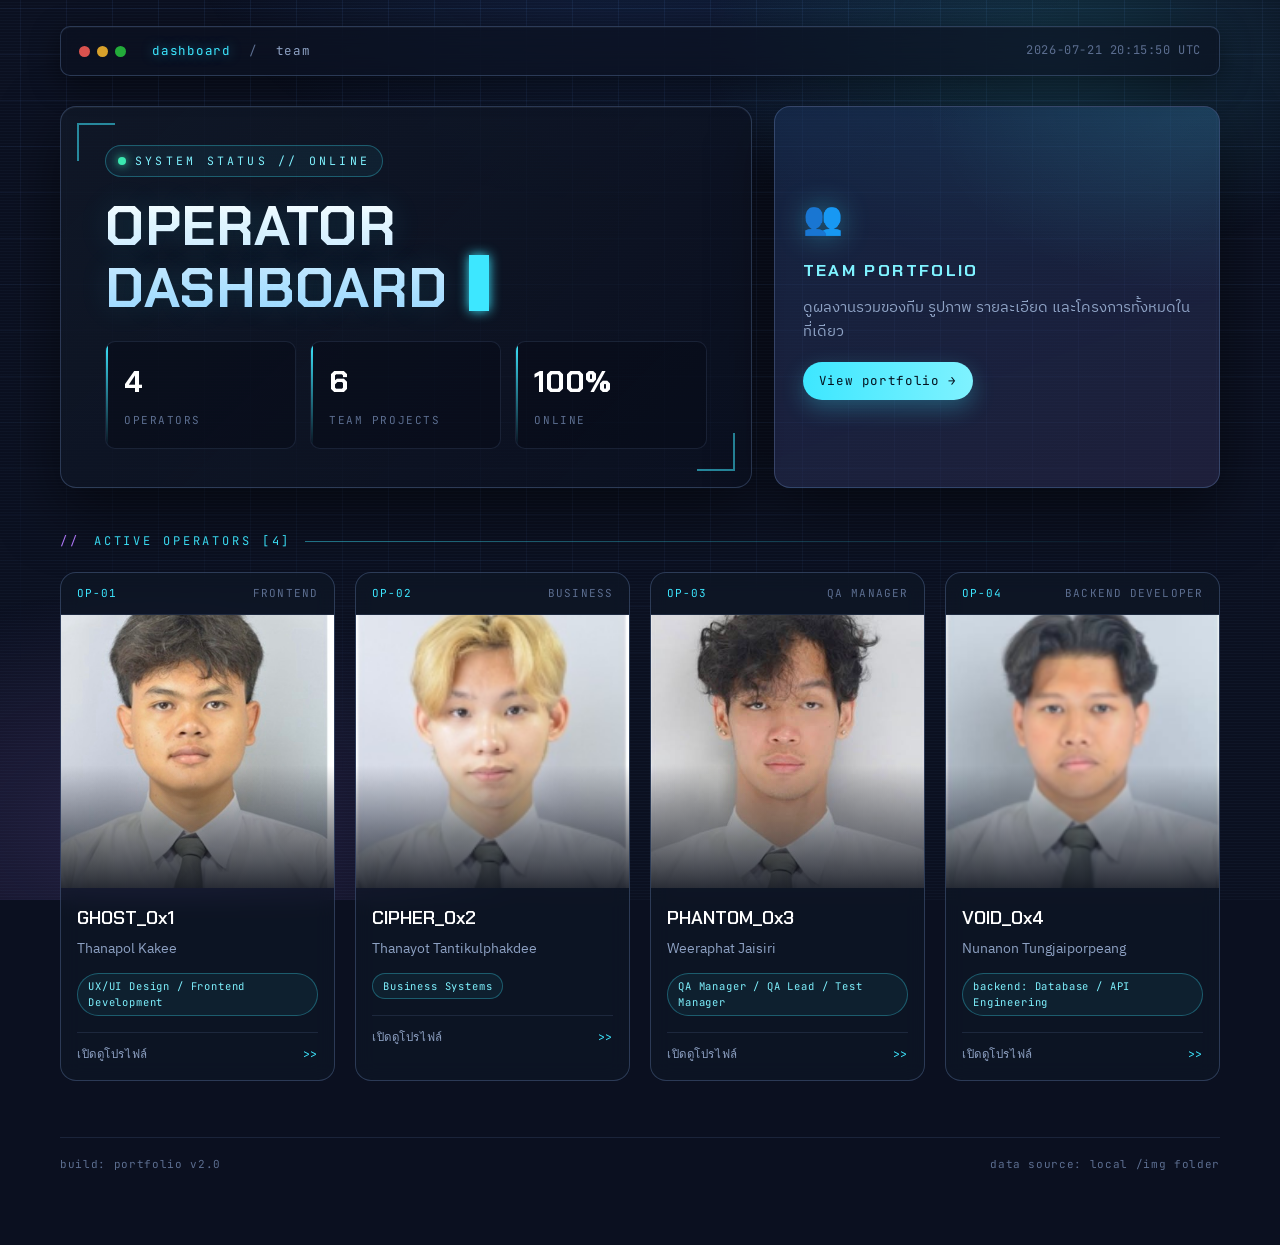
<file: docs/index.html>
<!DOCTYPE html>
<html lang="th">
<head>
<meta charset="UTF-8">
<meta name="viewport" content="width=device-width, initial-scale=1.0">
<title>OPERATOR_DASHBOARD // Team Console</title>
<link rel="stylesheet" href="style.css?v=3">
</head>
<body>
<div class="shell">

    <div class="termbar">
        <div class="dots">
            <span class="dot d1"></span>
            <span class="dot d2"></span>
            <span class="dot d3"></span>
        </div>
        <nav class="term-nav" aria-label="Site">
            <a href="index.html" class="is-active">dashboard</a>
            <span class="sep">/</span>
            <a href="team.html">team</a>
        </nav>
        <div class="clock">2026-07-21 20:15:50 UTC</div>
    </div>

    <!-- hero row: dashboard hero (left)  +  team portfolio menu (right) -->
    <div class="hero-wrapper">

        <div class="hero">
            <div class="eyebrow">
                <span class="status-dot"></span>
                SYSTEM STATUS // ONLINE
            </div>

            <h1>
                OPERATOR DASHBOARD
                <span class="cursor"></span>
            </h1>

            <p>
                
            </p>

            <div class="hero-stats">
                <div class="hero-box">
                    <h2>4</h2>
                    <span>Operators</span>
                </div>
                <div class="hero-box">
                    <h2>6</h2>
                    <span>Team Projects</span>
                </div>
                <div class="hero-box">
                    <h2>100%</h2>
                    <span>Online</span>
                </div>
            </div>
        </div>

        <a href="team.html" class="team-dashboard">
            <div class="team-icon">👥</div>
            <div class="team-title">TEAM PORTFOLIO</div>
            <div class="team-desc">
                ดูผลงานรวมของทีม รูปภาพ รายละเอียด
                และโครงการทั้งหมดในที่เดียว
            </div>
            <span class="team-button">View portfolio →</span>
        </a>

    </div>

    <div class="section-label">active operators [4]</div>

    <div class="grid">
                <a class="card" href="profile-1.html">
            <div class="card-top">
                <span class="idx">OP-01</span>
                <span>frontend</span>
            </div>
            <div class="avatar-wrap">
                <img src="img/copter1.jpg"
                     alt="GHOST_0x1"
                     loading="lazy"
                     onerror="this.onerror=null; this.style.display='none'; this.insertAdjacentHTML('afterend','<div class=&quot;avatar-fallback&quot;><svg viewBox=&quot;0 0 24 24&quot; fill=&quot;none&quot; stroke=&quot;currentColor&quot; stroke-width=&quot;1.6&quot; stroke-linecap=&quot;round&quot; stroke-linejoin=&quot;round&quot;><path d=&quot;M3 3l18 18&quot;/><path d=&quot;M10.5 5h3l1 2H19a2 2 0 0 1 2 2v8.5&quot;/><path d=&quot;M5 7a2 2 0 0 0-2 2v8a2 2 0 0 0 2 2h11&quot;/><circle cx=&quot;12&quot; cy=&quot;13&quot; r=&quot;3.2&quot;/></svg><span>NO_IMAGE_DATA</span></div>');">
            </div>
            <div class="card-body">
                <p class="codename">GHOST_0x1</p>
                <p class="role">Thanapol Kakee</p>
                <span class="specialty">UX/UI Design / Frontend Development</span>
                <div class="enter">เปิดดูโปรไฟล์ <span class="arrow">&gt;&gt;</span></div>
            </div>
        </a>
                <a class="card" href="profile-2.html">
            <div class="card-top">
                <span class="idx">OP-02</span>
                <span>business</span>
            </div>
            <div class="avatar-wrap">
                <img src="img/Screenshot 2026-07-22 005954.png"
                     alt="CIPHER_0x2"
                     loading="lazy"
                     onerror="this.onerror=null; this.style.display='none'; this.insertAdjacentHTML('afterend','<div class=&quot;avatar-fallback&quot;><svg viewBox=&quot;0 0 24 24&quot; fill=&quot;none&quot; stroke=&quot;currentColor&quot; stroke-width=&quot;1.6&quot; stroke-linecap=&quot;round&quot; stroke-linejoin=&quot;round&quot;><path d=&quot;M3 3l18 18&quot;/><path d=&quot;M10.5 5h3l1 2H19a2 2 0 0 1 2 2v8.5&quot;/><path d=&quot;M5 7a2 2 0 0 0-2 2v8a2 2 0 0 0 2 2h11&quot;/><circle cx=&quot;12&quot; cy=&quot;13&quot; r=&quot;3.2&quot;/></svg><span>NO_IMAGE_DATA</span></div>');">
            </div>
            <div class="card-body">
                <p class="codename">CIPHER_0x2</p>
                <p class="role">Thanayot Tantikulphakdee</p>
                <span class="specialty"> Business Systems</span>
                <div class="enter">เปิดดูโปรไฟล์ <span class="arrow">&gt;&gt;</span></div>
            </div>
        </a>
                <a class="card" href="profile-3.html">
            <div class="card-top">
                <span class="idx">OP-03</span>
                <span>Qa Manager</span>
            </div>
            <div class="avatar-wrap">
                <img src="img/753983784_1573137734327241_4938924203356621746_n.jpg"
                     alt="PHANTOM_0x3"
                     loading="lazy"
                     onerror="this.onerror=null; this.style.display='none'; this.insertAdjacentHTML('afterend','<div class=&quot;avatar-fallback&quot;><svg viewBox=&quot;0 0 24 24&quot; fill=&quot;none&quot; stroke=&quot;currentColor&quot; stroke-width=&quot;1.6&quot; stroke-linecap=&quot;round&quot; stroke-linejoin=&quot;round&quot;><path d=&quot;M3 3l18 18&quot;/><path d=&quot;M10.5 5h3l1 2H19a2 2 0 0 1 2 2v8.5&quot;/><path d=&quot;M5 7a2 2 0 0 0-2 2v8a2 2 0 0 0 2 2h11&quot;/><circle cx=&quot;12&quot; cy=&quot;13&quot; r=&quot;3.2&quot;/></svg><span>NO_IMAGE_DATA</span></div>');">
            </div>
            <div class="card-body">
                <p class="codename">PHANTOM_0x3</p>
                <p class="role">Weeraphat Jaisiri</p>
                <span class="specialty">QA Manager / QA Lead / Test Manager</span>
                <div class="enter">เปิดดูโปรไฟล์ <span class="arrow">&gt;&gt;</span></div>
            </div>
        </a>
                <a class="card" href="profile-4.html">
            <div class="card-top">
                <span class="idx">OP-04</span>
                <span>Backend Developer </span>
            </div>
            <div class="avatar-wrap">
                <img src="img/Screenshot 2026-07-22 004720.png"
                     alt="VOID_0x4"
                     loading="lazy"
                     onerror="this.onerror=null; this.style.display='none'; this.insertAdjacentHTML('afterend','<div class=&quot;avatar-fallback&quot;><svg viewBox=&quot;0 0 24 24&quot; fill=&quot;none&quot; stroke=&quot;currentColor&quot; stroke-width=&quot;1.6&quot; stroke-linecap=&quot;round&quot; stroke-linejoin=&quot;round&quot;><path d=&quot;M3 3l18 18&quot;/><path d=&quot;M10.5 5h3l1 2H19a2 2 0 0 1 2 2v8.5&quot;/><path d=&quot;M5 7a2 2 0 0 0-2 2v8a2 2 0 0 0 2 2h11&quot;/><circle cx=&quot;12&quot; cy=&quot;13&quot; r=&quot;3.2&quot;/></svg><span>NO_IMAGE_DATA</span></div>');">
            </div>
            <div class="card-body">
                <p class="codename">VOID_0x4</p>
                <p class="role">Nunanon Tungjaiporpeang</p>
                <span class="specialty">backend: Database / API Engineering</span>
                <div class="enter">เปิดดูโปรไฟล์ <span class="arrow">&gt;&gt;</span></div>
            </div>
        </a>
            </div>

    <div class="footnote">
        <span>build: portfolio v2.0</span>
        <span>data source: local /img folder</span>
    </div>

</div>
</body>
</html>
</file>
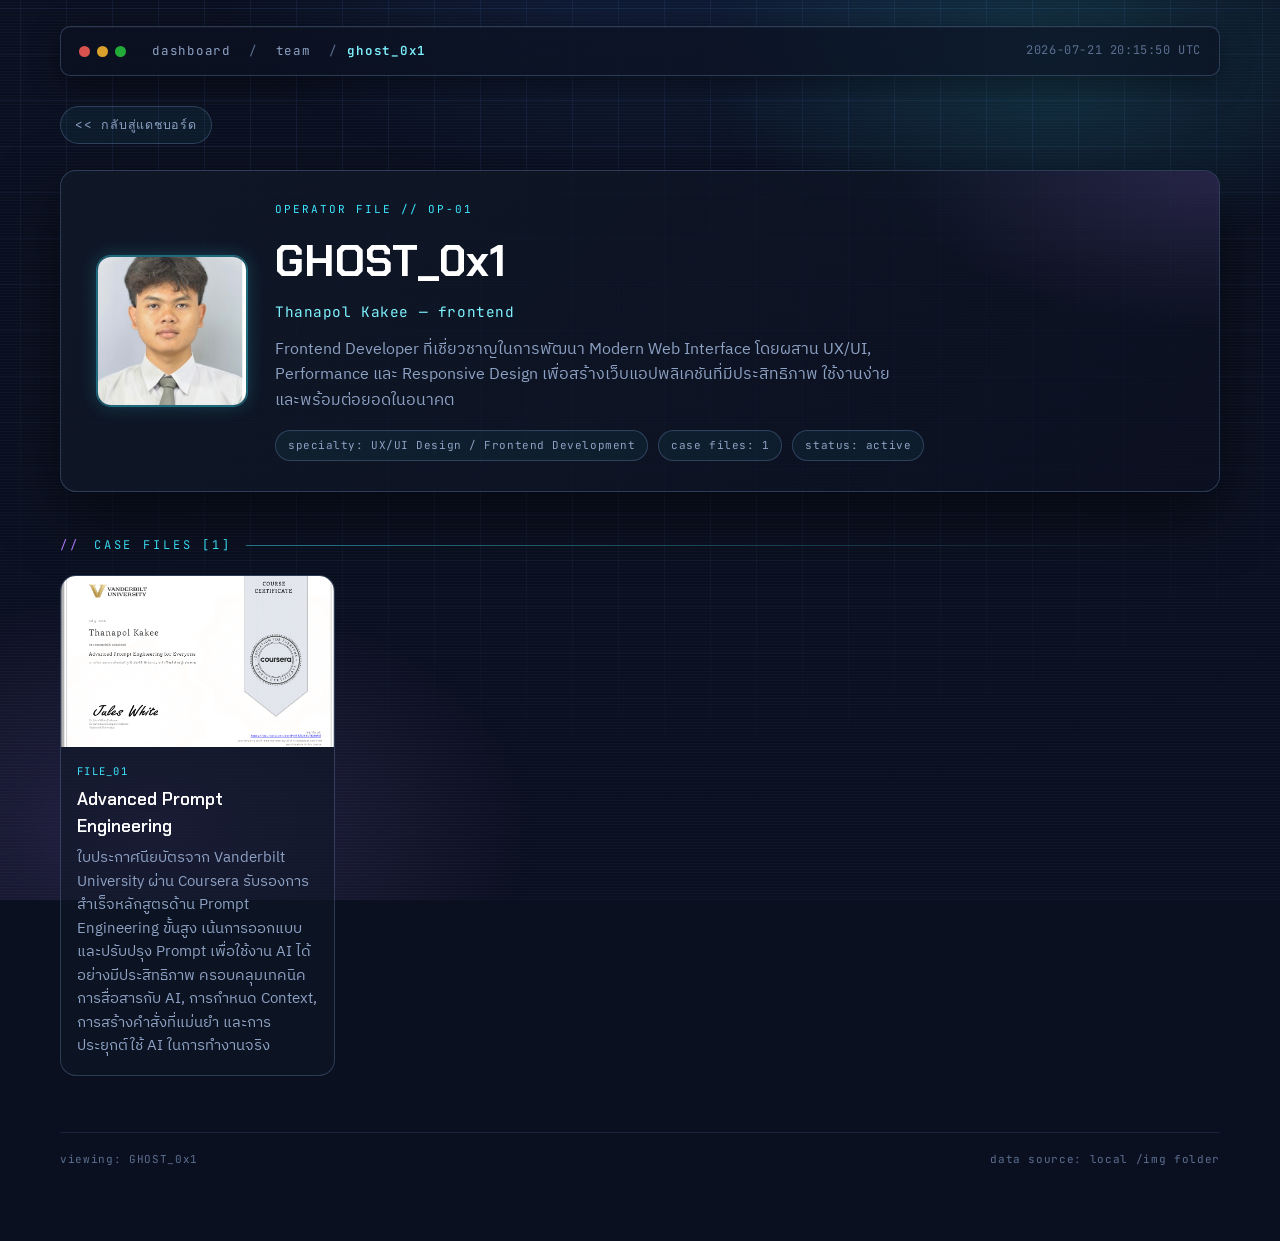
<file: docs/profile-1.html>
<!DOCTYPE html>
<html lang="th">
<head>
<meta charset="UTF-8">
<meta name="viewport" content="width=device-width, initial-scale=1.0">
<title>GHOST_0x1 // Operator Profile</title>
<link rel="stylesheet" href="style.css?v=3">
</head>
<body>
<div class="shell">

    <div class="termbar">
        <div class="dots">
            <span class="dot d1"></span>
            <span class="dot d2"></span>
            <span class="dot d3"></span>
        </div>
        <nav class="term-nav" aria-label="Site">
            <a href="index.html">dashboard</a>
            <span class="sep">/</span>
            <a href="team.html">team</a>
            <span class="sep">/</span>
            <span class="current">ghost_0x1</span>
        </nav>
        <div class="clock">2026-07-21 20:15:50 UTC</div>
    </div>

    <a class="back-link" href="index.html">&lt;&lt; กลับสู่แดชบอร์ด</a>

    <div class="profile-header">
        <div class="profile-avatar">
            <img src="img/copter1.jpg"
                 alt="GHOST_0x1"
                 onerror="this.onerror=null; this.style.display='none'; this.insertAdjacentHTML('afterend','<div class=&quot;avatar-fallback&quot;><svg viewBox=&quot;0 0 24 24&quot; fill=&quot;none&quot; stroke=&quot;currentColor&quot; stroke-width=&quot;1.6&quot; stroke-linecap=&quot;round&quot; stroke-linejoin=&quot;round&quot;><path d=&quot;M3 3l18 18&quot;/><path d=&quot;M10.5 5h3l1 2H19a2 2 0 0 1 2 2v8.5&quot;/><path d=&quot;M5 7a2 2 0 0 0-2 2v8a2 2 0 0 0 2 2h11&quot;/><circle cx=&quot;12&quot; cy=&quot;13&quot; r=&quot;3.2&quot;/></svg><span>NO_IMAGE_DATA</span></div>');">
        </div>
        <div class="profile-meta">
            <div class="tag">operator file // OP-01</div>
            <h1>GHOST_0x1</h1>
            <div class="role-line">Thanapol Kakee — frontend</div>
            <p class="bio">Frontend Developer ที่เชี่ยวชาญในการพัฒนา Modern Web Interface โดยผสาน UX/UI, Performance และ Responsive Design 
                        เพื่อสร้างเว็บแอปพลิเคชันที่มีประสิทธิภาพ ใช้งานง่าย และพร้อมต่อยอดในอนาคต</p>
            <div class="stat-row">
                <span class="stat-chip">specialty: UX/UI Design / Frontend Development</span>
                <span class="stat-chip">case files: 1</span>
                <span class="stat-chip">status: active</span>
            </div>
        </div>
    </div>

    <div class="section-label">case files [1]</div>

    <div class="gallery">
                <div class="case-card">
            <div class="case-img">
                <span class="img-bg" style="background-image:url('img/copter.png');"></span>
                <img src="img/copter.png"
                     alt="Advanced Prompt Engineering"
                     loading="lazy"
                     onerror="this.onerror=null; this.style.display='none'; this.parentNode.insertAdjacentHTML('beforeend','<div class=&quot;avatar-fallback&quot;><svg viewBox=&quot;0 0 24 24&quot; fill=&quot;none&quot; stroke=&quot;currentColor&quot; stroke-width=&quot;1.6&quot; stroke-linecap=&quot;round&quot; stroke-linejoin=&quot;round&quot;><path d=&quot;M3 3l18 18&quot;/><path d=&quot;M10.5 5h3l1 2H19a2 2 0 0 1 2 2v8.5&quot;/><path d=&quot;M5 7a2 2 0 0 0-2 2v8a2 2 0 0 0 2 2h11&quot;/><circle cx=&quot;12&quot; cy=&quot;13&quot; r=&quot;3.2&quot;/></svg><span>NO_IMAGE_DATA</span></div>');">
            </div>
            <div class="case-body">
                <div class="case-num">FILE_01</div>
                <h3>Advanced Prompt Engineering</h3>
                <p>ใบประกาศนียบัตรจาก Vanderbilt University ผ่าน Coursera รับรองการสำเร็จหลักสูตรด้าน Prompt Engineering ขั้นสูง เน้นการออกแบบและปรับปรุง 
                Prompt เพื่อใช้งาน AI ได้อย่างมีประสิทธิภาพ ครอบคลุมเทคนิคการสื่อสารกับ AI, การกำหนด Context, การสร้างคำสั่งที่แม่นยำ และการประยุกต์ใช้ AI ในการทำงานจริง</p>
            </div>
        </div>
            </div>

    <div class="footnote">
        <span>viewing: GHOST_0x1</span>
        <span>data source: local /img folder</span>
    </div>

</div>
</body>
</html>
</file>
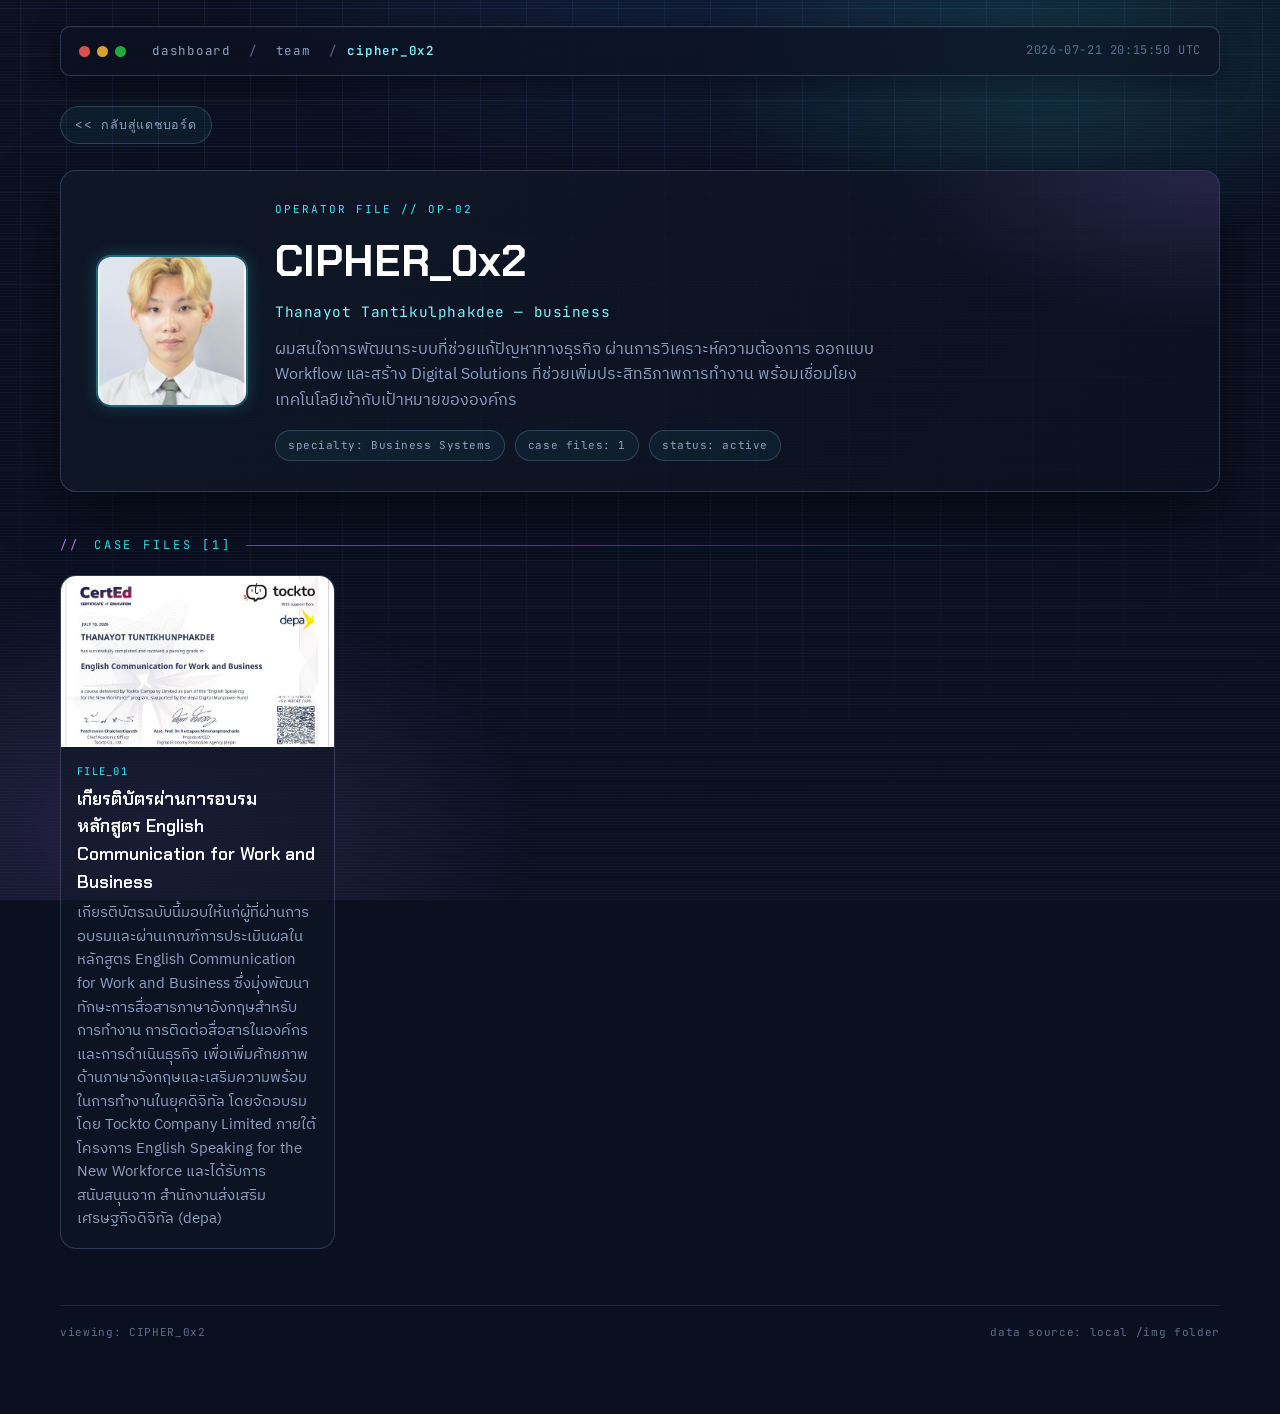
<file: docs/profile-2.html>
<!DOCTYPE html>
<html lang="th">
<head>
<meta charset="UTF-8">
<meta name="viewport" content="width=device-width, initial-scale=1.0">
<title>CIPHER_0x2 // Operator Profile</title>
<link rel="stylesheet" href="style.css?v=3">
</head>
<body>
<div class="shell">

    <div class="termbar">
        <div class="dots">
            <span class="dot d1"></span>
            <span class="dot d2"></span>
            <span class="dot d3"></span>
        </div>
        <nav class="term-nav" aria-label="Site">
            <a href="index.html">dashboard</a>
            <span class="sep">/</span>
            <a href="team.html">team</a>
            <span class="sep">/</span>
            <span class="current">cipher_0x2</span>
        </nav>
        <div class="clock">2026-07-21 20:15:50 UTC</div>
    </div>

    <a class="back-link" href="index.html">&lt;&lt; กลับสู่แดชบอร์ด</a>

    <div class="profile-header">
        <div class="profile-avatar">
            <img src="img/Screenshot 2026-07-22 005954.png"
                 alt="CIPHER_0x2"
                 onerror="this.onerror=null; this.style.display='none'; this.insertAdjacentHTML('afterend','<div class=&quot;avatar-fallback&quot;><svg viewBox=&quot;0 0 24 24&quot; fill=&quot;none&quot; stroke=&quot;currentColor&quot; stroke-width=&quot;1.6&quot; stroke-linecap=&quot;round&quot; stroke-linejoin=&quot;round&quot;><path d=&quot;M3 3l18 18&quot;/><path d=&quot;M10.5 5h3l1 2H19a2 2 0 0 1 2 2v8.5&quot;/><path d=&quot;M5 7a2 2 0 0 0-2 2v8a2 2 0 0 0 2 2h11&quot;/><circle cx=&quot;12&quot; cy=&quot;13&quot; r=&quot;3.2&quot;/></svg><span>NO_IMAGE_DATA</span></div>');">
        </div>
        <div class="profile-meta">
            <div class="tag">operator file // OP-02</div>
            <h1>CIPHER_0x2</h1>
            <div class="role-line">Thanayot Tantikulphakdee — business</div>
            <p class="bio">ผมสนใจการพัฒนาระบบที่ช่วยแก้ปัญหาทางธุรกิจ ผ่านการวิเคราะห์ความต้องการ 
                        ออกแบบ Workflow และสร้าง Digital Solutions ที่ช่วยเพิ่มประสิทธิภาพการทำงาน พร้อมเชื่อมโยงเทคโนโลยีเข้ากับเป้าหมายขององค์กร</p>
            <div class="stat-row">
                <span class="stat-chip">specialty:  Business Systems</span>
                <span class="stat-chip">case files: 1</span>
                <span class="stat-chip">status: active</span>
            </div>
        </div>
    </div>

    <div class="section-label">case files [1]</div>

    <div class="gallery">
                <div class="case-card">
            <div class="case-img">
                <span class="img-bg" style="background-image:url('img/748763393_1712133896679827_4761648262696059640_n.jpg');"></span>
                <img src="img/748763393_1712133896679827_4761648262696059640_n.jpg"
                     alt="เกียรติบัตรผ่านการอบรมหลักสูตร English Communication for Work and Business"
                     loading="lazy"
                     onerror="this.onerror=null; this.style.display='none'; this.parentNode.insertAdjacentHTML('beforeend','<div class=&quot;avatar-fallback&quot;><svg viewBox=&quot;0 0 24 24&quot; fill=&quot;none&quot; stroke=&quot;currentColor&quot; stroke-width=&quot;1.6&quot; stroke-linecap=&quot;round&quot; stroke-linejoin=&quot;round&quot;><path d=&quot;M3 3l18 18&quot;/><path d=&quot;M10.5 5h3l1 2H19a2 2 0 0 1 2 2v8.5&quot;/><path d=&quot;M5 7a2 2 0 0 0-2 2v8a2 2 0 0 0 2 2h11&quot;/><circle cx=&quot;12&quot; cy=&quot;13&quot; r=&quot;3.2&quot;/></svg><span>NO_IMAGE_DATA</span></div>');">
            </div>
            <div class="case-body">
                <div class="case-num">FILE_01</div>
                <h3>เกียรติบัตรผ่านการอบรมหลักสูตร English Communication for Work and Business</h3>
                <p>เกียรติบัตรฉบับนี้มอบให้แก่ผู้ที่ผ่านการอบรมและผ่านเกณฑ์การประเมินผลในหลักสูตร English Communication for Work and Business ซึ่งมุ่งพัฒนาทักษะการสื่อสารภาษาอังกฤษสำหรับการทำงาน การติดต่อสื่อสารในองค์กร และการดำเนินธุรกิจ เพื่อเพิ่มศักยภาพด้านภาษาอังกฤษและเสริมความพร้อมในการทำงานในยุคดิจิทัล 
                            โดยจัดอบรมโดย Tockto Company Limited ภายใต้โครงการ English Speaking for the New Workforce และได้รับการสนับสนุนจาก สำนักงานส่งเสริมเศรษฐกิจดิจิทัล (depa)</p>
            </div>
        </div>
            </div>

    <div class="footnote">
        <span>viewing: CIPHER_0x2</span>
        <span>data source: local /img folder</span>
    </div>

</div>
</body>
</html>
</file>
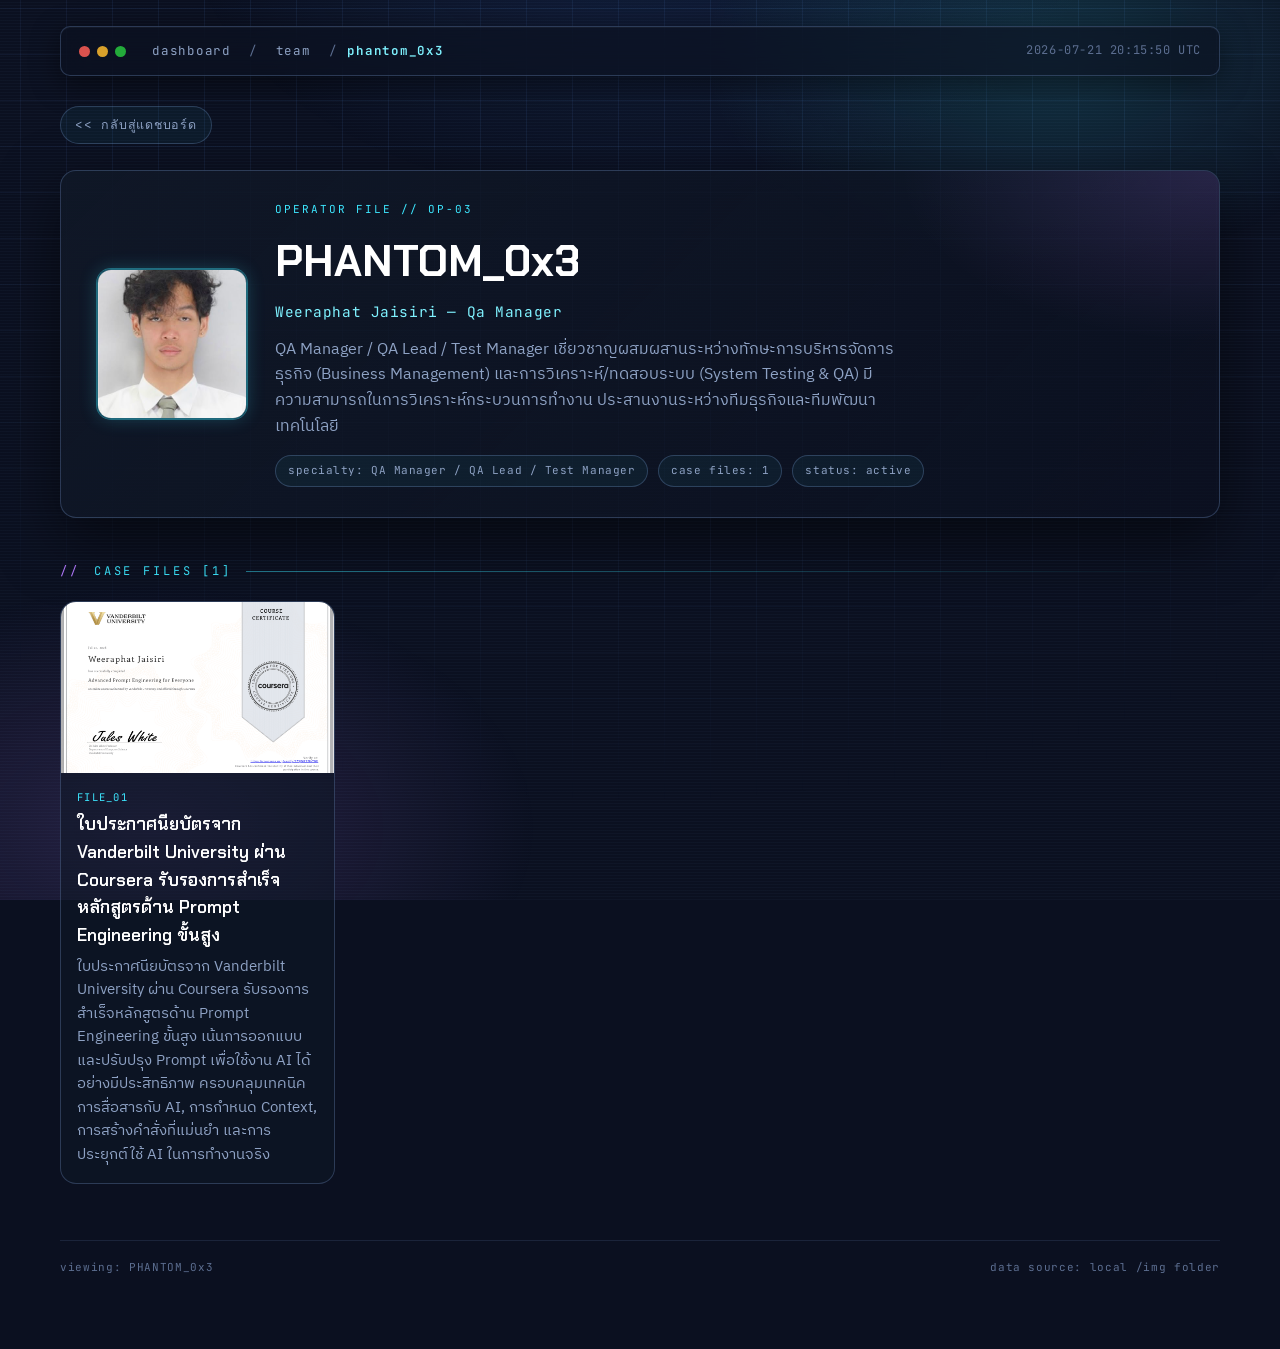
<file: docs/profile-3.html>
<!DOCTYPE html>
<html lang="th">
<head>
<meta charset="UTF-8">
<meta name="viewport" content="width=device-width, initial-scale=1.0">
<title>PHANTOM_0x3 // Operator Profile</title>
<link rel="stylesheet" href="style.css?v=3">
</head>
<body>
<div class="shell">

    <div class="termbar">
        <div class="dots">
            <span class="dot d1"></span>
            <span class="dot d2"></span>
            <span class="dot d3"></span>
        </div>
        <nav class="term-nav" aria-label="Site">
            <a href="index.html">dashboard</a>
            <span class="sep">/</span>
            <a href="team.html">team</a>
            <span class="sep">/</span>
            <span class="current">phantom_0x3</span>
        </nav>
        <div class="clock">2026-07-21 20:15:50 UTC</div>
    </div>

    <a class="back-link" href="index.html">&lt;&lt; กลับสู่แดชบอร์ด</a>

    <div class="profile-header">
        <div class="profile-avatar">
            <img src="img/753983784_1573137734327241_4938924203356621746_n.jpg"
                 alt="PHANTOM_0x3"
                 onerror="this.onerror=null; this.style.display='none'; this.insertAdjacentHTML('afterend','<div class=&quot;avatar-fallback&quot;><svg viewBox=&quot;0 0 24 24&quot; fill=&quot;none&quot; stroke=&quot;currentColor&quot; stroke-width=&quot;1.6&quot; stroke-linecap=&quot;round&quot; stroke-linejoin=&quot;round&quot;><path d=&quot;M3 3l18 18&quot;/><path d=&quot;M10.5 5h3l1 2H19a2 2 0 0 1 2 2v8.5&quot;/><path d=&quot;M5 7a2 2 0 0 0-2 2v8a2 2 0 0 0 2 2h11&quot;/><circle cx=&quot;12&quot; cy=&quot;13&quot; r=&quot;3.2&quot;/></svg><span>NO_IMAGE_DATA</span></div>');">
        </div>
        <div class="profile-meta">
            <div class="tag">operator file // OP-03</div>
            <h1>PHANTOM_0x3</h1>
            <div class="role-line">Weeraphat Jaisiri — Qa Manager</div>
            <p class="bio">QA Manager / QA Lead / Test Manager เชี่ยวชาญผสมผสานระหว่างทักษะการบริหารจัดการธุรกิจ 
                        (Business Management) และการวิเคราะห์/ทดสอบระบบ (System Testing &amp; QA) มีความสามารถในการวิเคราะห์กระบวนการทำงาน ประสานงานระหว่างทีมธุรกิจและทีมพัฒนาเทคโนโลยี</p>
            <div class="stat-row">
                <span class="stat-chip">specialty: QA Manager / QA Lead / Test Manager</span>
                <span class="stat-chip">case files: 1</span>
                <span class="stat-chip">status: active</span>
            </div>
        </div>
    </div>

    <div class="section-label">case files [1]</div>

    <div class="gallery">
                <div class="case-card">
            <div class="case-img">
                <span class="img-bg" style="background-image:url('img/JJ.png');"></span>
                <img src="img/JJ.png"
                     alt="ใบประกาศนียบัตรจาก Vanderbilt University ผ่าน Coursera รับรองการสำเร็จหลักสูตรด้าน Prompt Engineering ขั้นสูง"
                     loading="lazy"
                     onerror="this.onerror=null; this.style.display='none'; this.parentNode.insertAdjacentHTML('beforeend','<div class=&quot;avatar-fallback&quot;><svg viewBox=&quot;0 0 24 24&quot; fill=&quot;none&quot; stroke=&quot;currentColor&quot; stroke-width=&quot;1.6&quot; stroke-linecap=&quot;round&quot; stroke-linejoin=&quot;round&quot;><path d=&quot;M3 3l18 18&quot;/><path d=&quot;M10.5 5h3l1 2H19a2 2 0 0 1 2 2v8.5&quot;/><path d=&quot;M5 7a2 2 0 0 0-2 2v8a2 2 0 0 0 2 2h11&quot;/><circle cx=&quot;12&quot; cy=&quot;13&quot; r=&quot;3.2&quot;/></svg><span>NO_IMAGE_DATA</span></div>');">
            </div>
            <div class="case-body">
                <div class="case-num">FILE_01</div>
                <h3>ใบประกาศนียบัตรจาก Vanderbilt University ผ่าน Coursera รับรองการสำเร็จหลักสูตรด้าน Prompt Engineering ขั้นสูง</h3>
                <p>ใบประกาศนียบัตรจาก Vanderbilt University ผ่าน Coursera รับรองการสำเร็จหลักสูตรด้าน Prompt Engineering ขั้นสูง เน้นการออกแบบและปรับปรุง Prompt เพื่อใช้งาน AI ได้อย่างมีประสิทธิภาพ 
                            ครอบคลุมเทคนิคการสื่อสารกับ AI, การกำหนด Context, การสร้างคำสั่งที่แม่นยำ และการประยุกต์ใช้ AI ในการทำงานจริง</p>
            </div>
        </div>
            </div>

    <div class="footnote">
        <span>viewing: PHANTOM_0x3</span>
        <span>data source: local /img folder</span>
    </div>

</div>
</body>
</html>
</file>
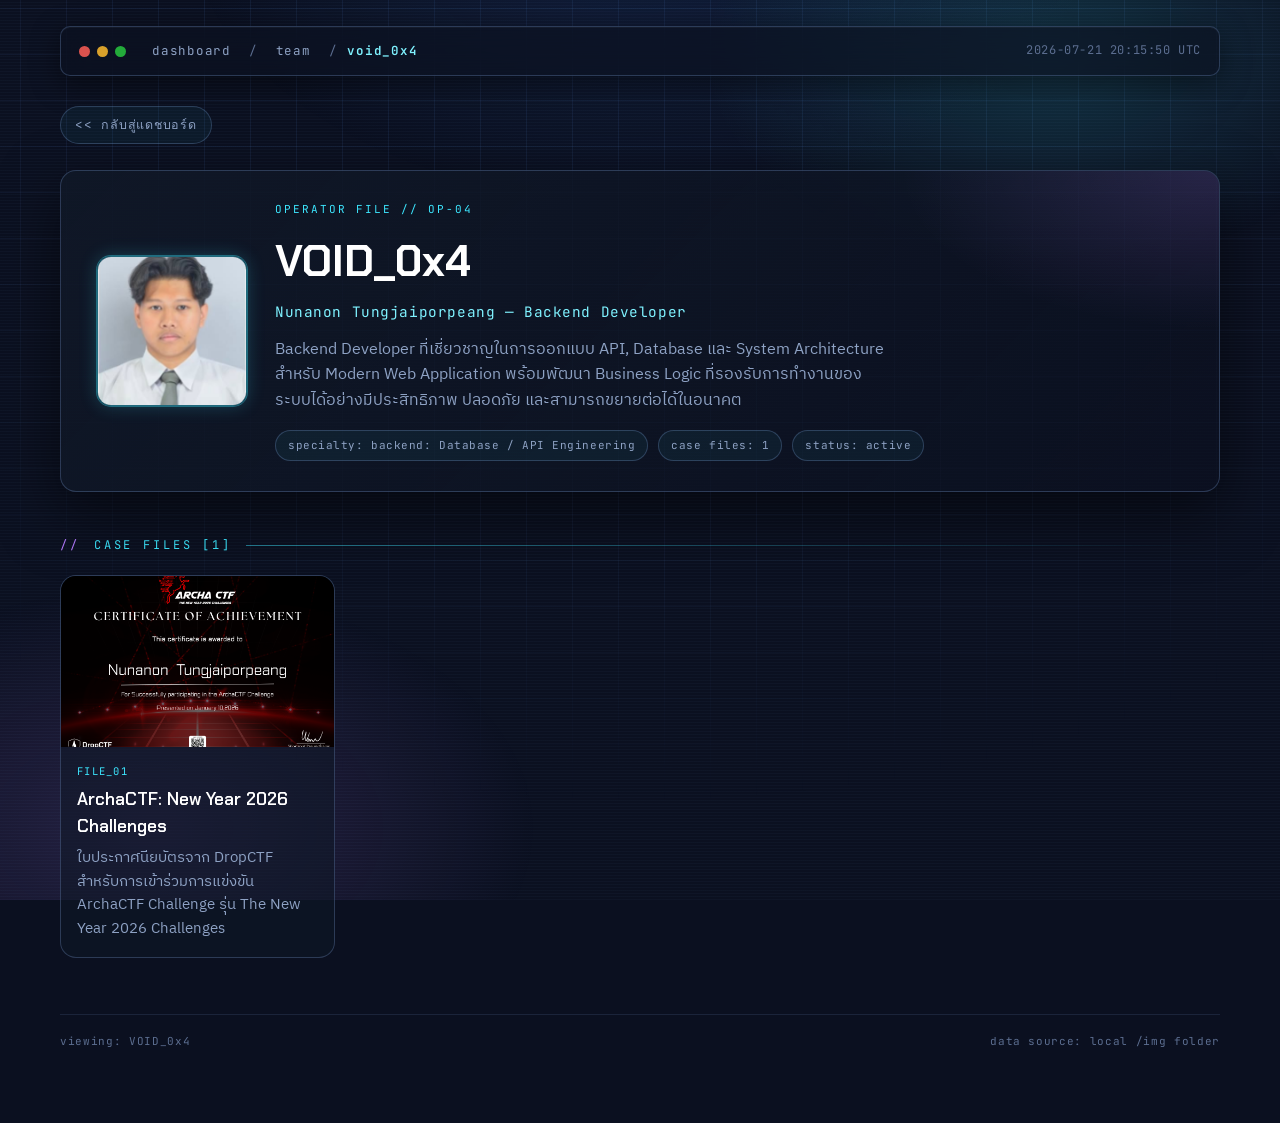
<file: docs/profile-4.html>
<!DOCTYPE html>
<html lang="th">
<head>
<meta charset="UTF-8">
<meta name="viewport" content="width=device-width, initial-scale=1.0">
<title>VOID_0x4 // Operator Profile</title>
<link rel="stylesheet" href="style.css?v=3">
</head>
<body>
<div class="shell">

    <div class="termbar">
        <div class="dots">
            <span class="dot d1"></span>
            <span class="dot d2"></span>
            <span class="dot d3"></span>
        </div>
        <nav class="term-nav" aria-label="Site">
            <a href="index.html">dashboard</a>
            <span class="sep">/</span>
            <a href="team.html">team</a>
            <span class="sep">/</span>
            <span class="current">void_0x4</span>
        </nav>
        <div class="clock">2026-07-21 20:15:50 UTC</div>
    </div>

    <a class="back-link" href="index.html">&lt;&lt; กลับสู่แดชบอร์ด</a>

    <div class="profile-header">
        <div class="profile-avatar">
            <img src="img/Screenshot 2026-07-22 004720.png"
                 alt="VOID_0x4"
                 onerror="this.onerror=null; this.style.display='none'; this.insertAdjacentHTML('afterend','<div class=&quot;avatar-fallback&quot;><svg viewBox=&quot;0 0 24 24&quot; fill=&quot;none&quot; stroke=&quot;currentColor&quot; stroke-width=&quot;1.6&quot; stroke-linecap=&quot;round&quot; stroke-linejoin=&quot;round&quot;><path d=&quot;M3 3l18 18&quot;/><path d=&quot;M10.5 5h3l1 2H19a2 2 0 0 1 2 2v8.5&quot;/><path d=&quot;M5 7a2 2 0 0 0-2 2v8a2 2 0 0 0 2 2h11&quot;/><circle cx=&quot;12&quot; cy=&quot;13&quot; r=&quot;3.2&quot;/></svg><span>NO_IMAGE_DATA</span></div>');">
        </div>
        <div class="profile-meta">
            <div class="tag">operator file // OP-04</div>
            <h1>VOID_0x4</h1>
            <div class="role-line">Nunanon Tungjaiporpeang — Backend Developer </div>
            <p class="bio">Backend Developer ที่เชี่ยวชาญในการออกแบบ API, Database และ System Architecture 
                        สำหรับ Modern Web Application พร้อมพัฒนา Business Logic ที่รองรับการทำงานของระบบได้อย่างมีประสิทธิภาพ ปลอดภัย และสามารถขยายต่อได้ในอนาคต</p>
            <div class="stat-row">
                <span class="stat-chip">specialty: backend: Database / API Engineering</span>
                <span class="stat-chip">case files: 1</span>
                <span class="stat-chip">status: active</span>
            </div>
        </div>
    </div>

    <div class="section-label">case files [1]</div>

    <div class="gallery">
                <div class="case-card">
            <div class="case-img">
                <span class="img-bg" style="background-image:url('img/arcHA888.png');"></span>
                <img src="img/arcHA888.png"
                     alt="ArchaCTF: New Year 2026 Challenges"
                     loading="lazy"
                     onerror="this.onerror=null; this.style.display='none'; this.parentNode.insertAdjacentHTML('beforeend','<div class=&quot;avatar-fallback&quot;><svg viewBox=&quot;0 0 24 24&quot; fill=&quot;none&quot; stroke=&quot;currentColor&quot; stroke-width=&quot;1.6&quot; stroke-linecap=&quot;round&quot; stroke-linejoin=&quot;round&quot;><path d=&quot;M3 3l18 18&quot;/><path d=&quot;M10.5 5h3l1 2H19a2 2 0 0 1 2 2v8.5&quot;/><path d=&quot;M5 7a2 2 0 0 0-2 2v8a2 2 0 0 0 2 2h11&quot;/><circle cx=&quot;12&quot; cy=&quot;13&quot; r=&quot;3.2&quot;/></svg><span>NO_IMAGE_DATA</span></div>');">
            </div>
            <div class="case-body">
                <div class="case-num">FILE_01</div>
                <h3>ArchaCTF: New Year 2026 Challenges</h3>
                <p>ใบประกาศนียบัตรจาก DropCTF สำหรับการเข้าร่วมการแข่งขัน ArchaCTF Challenge รุ่น The New Year 2026 Challenges</p>
            </div>
        </div>
            </div>

    <div class="footnote">
        <span>viewing: VOID_0x4</span>
        <span>data source: local /img folder</span>
    </div>

</div>
</body>
</html>
</file>
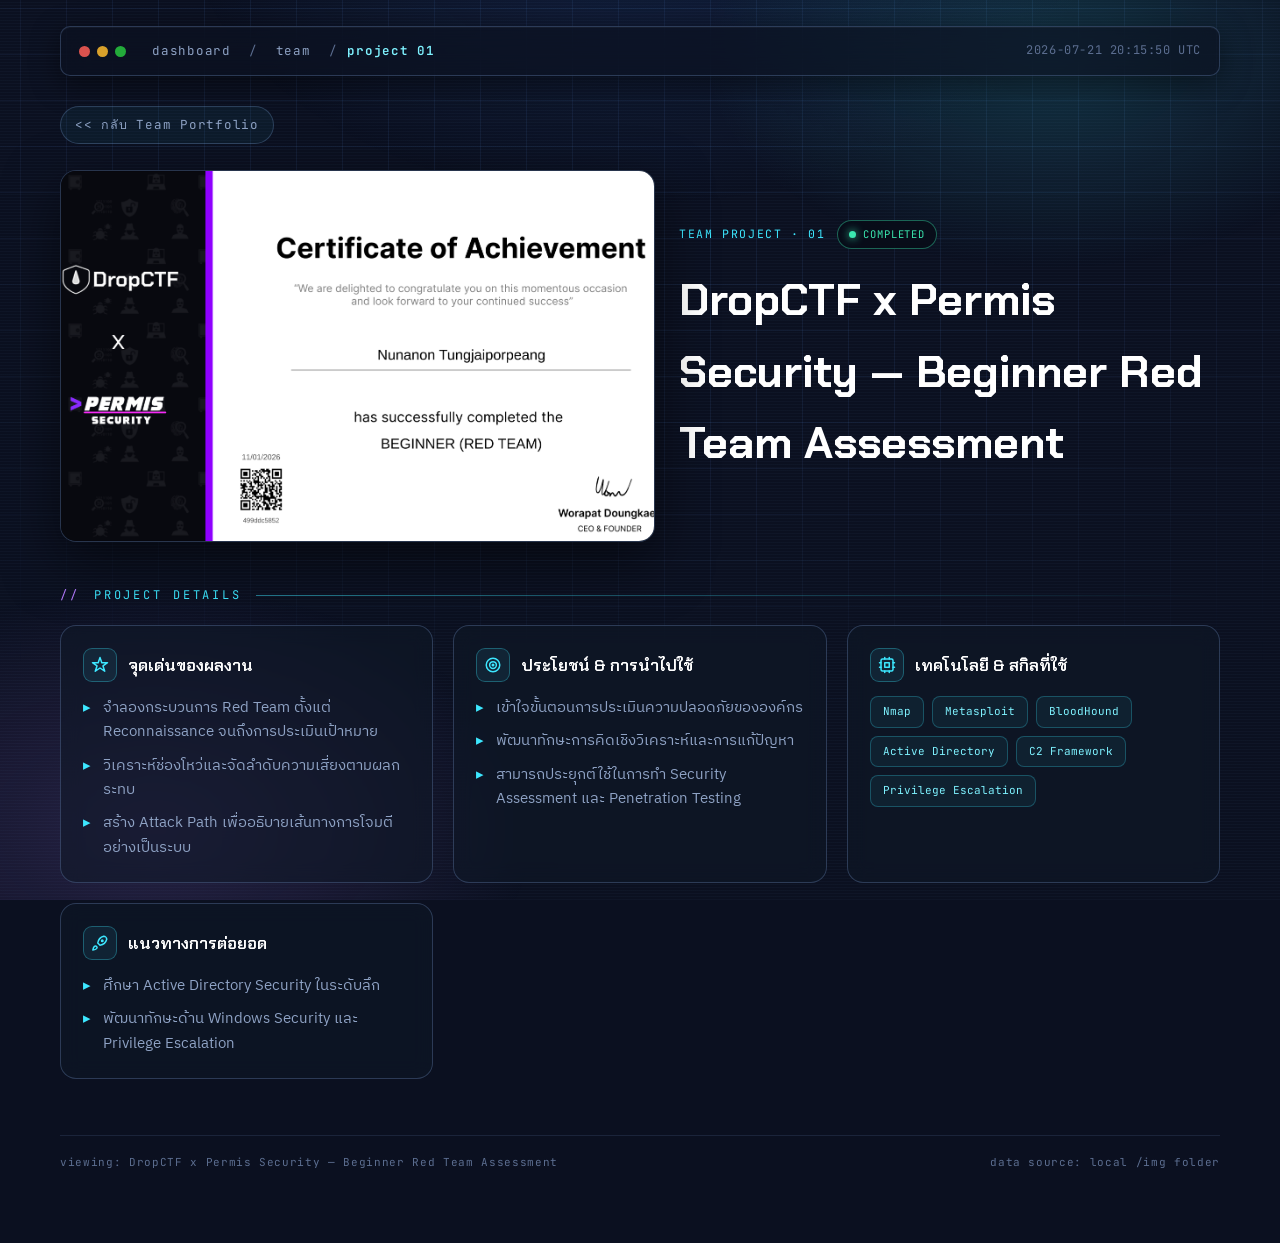
<file: docs/project-0.html>
<!DOCTYPE html>
<html lang="th">
<head>
<meta charset="UTF-8">
<meta name="viewport" content="width=device-width, initial-scale=1.0">
<title>DropCTF x Permis Security — Beginner Red Team Assessment // Team Project</title>
<link rel="stylesheet" href="style.css?v=3">
</head>
<body>
<div class="shell">

    <div class="termbar">
        <div class="dots">
            <span class="dot d1"></span>
            <span class="dot d2"></span>
            <span class="dot d3"></span>
        </div>
        <nav class="term-nav" aria-label="Site">
            <a href="index.html">dashboard</a>
            <span class="sep">/</span>
            <a href="team.html">team</a>
            <span class="sep">/</span>
            <span class="current">project 01</span>
        </nav>
        <div class="clock">2026-07-21 20:15:50 UTC</div>
    </div>

    <a class="back-link" href="team.html">&lt;&lt; กลับ Team Portfolio</a>

    <div class="pd-hero">
        <div class="pd-banner">
            <span class="img-bg" style="background-image:url('img/Tofyy888_MJ_499ddc5852.png');"></span>
            <img src="img/Tofyy888_MJ_499ddc5852.png"
                 alt="DropCTF x Permis Security — Beginner Red Team Assessment"
                 onerror="this.onerror=null; this.style.display='none'; this.parentNode.insertAdjacentHTML('beforeend','<div class=&quot;avatar-fallback&quot;><svg viewBox=&quot;0 0 24 24&quot; fill=&quot;none&quot; stroke=&quot;currentColor&quot; stroke-width=&quot;1.6&quot; stroke-linecap=&quot;round&quot; stroke-linejoin=&quot;round&quot;><path d=&quot;M3 3l18 18&quot;/><path d=&quot;M10.5 5h3l1 2H19a2 2 0 0 1 2 2v8.5&quot;/><path d=&quot;M5 7a2 2 0 0 0-2 2v8a2 2 0 0 0 2 2h11&quot;/><circle cx=&quot;12&quot; cy=&quot;13&quot; r=&quot;3.2&quot;/></svg><span>NO_IMAGE_DATA</span></div>');">
        </div>
        <div class="pd-head">
            <div class="pd-kicker">
                <span>Team Project · 01</span>
                                <span class="pd-status pd-status--done">
                    <span class="tcard-dot"></span>Completed                </span>
                            </div>
            <h1 class="pd-title">DropCTF x Permis Security — Beginner Red Team Assessment</h1>
            <p class="pd-summary"></p>
        </div>
    </div>

    <div class="section-label">project details</div>

    <div class="pd-grid">

                <div class="pd-block">
            <div class="pd-block-head">
                <span class="ic">
                    <svg viewBox="0 0 24 24" fill="none" stroke="currentColor" stroke-width="2"
                         stroke-linecap="round" stroke-linejoin="round">
                        <path d="M12 2l2.4 6.9H22l-6 4.4 2.3 7L12 16l-6.3 4.3 2.3-7-6-4.4h7.6z"/>
                    </svg>
                </span>
                จุดเด่นของผลงาน
            </div>
            <ul>
                                    <li>จำลองกระบวนการ Red Team ตั้งแต่ Reconnaissance จนถึงการประเมินเป้าหมาย</li>
                                    <li>วิเคราะห์ช่องโหว่และจัดลำดับความเสี่ยงตามผลกระทบ</li>
                                    <li>สร้าง Attack Path เพื่ออธิบายเส้นทางการโจมตีอย่างเป็นระบบ</li>
                            </ul>
        </div>
        
                <div class="pd-block">
            <div class="pd-block-head">
                <span class="ic">
                    <svg viewBox="0 0 24 24" fill="none" stroke="currentColor" stroke-width="2"
                         stroke-linecap="round" stroke-linejoin="round">
                        <circle cx="12" cy="12" r="9"/><circle cx="12" cy="12" r="4.5"/><circle cx="12" cy="12" r="1"/>
                    </svg>
                </span>
                ประโยชน์ &amp; การนำไปใช้
            </div>
            <ul>
                                    <li>เข้าใจขั้นตอนการประเมินความปลอดภัยขององค์กร</li>
                                    <li>พัฒนาทักษะการคิดเชิงวิเคราะห์และการแก้ปัญหา</li>
                                    <li>สามารถประยุกต์ใช้ในการทำ Security Assessment และ Penetration Testing</li>
                            </ul>
        </div>
        
                <div class="pd-block">
            <div class="pd-block-head">
                <span class="ic">
                    <svg viewBox="0 0 24 24" fill="none" stroke="currentColor" stroke-width="2"
                         stroke-linecap="round" stroke-linejoin="round">
                        <rect x="4" y="4" width="16" height="16" rx="2"/>
                        <rect x="9" y="9" width="6" height="6"/>
                        <path d="M9 2v2M15 2v2M9 20v2M15 20v2M2 9h2M2 15h2M20 9h2M20 15h2"/>
                    </svg>
                </span>
                เทคโนโลยี &amp; สกิลที่ใช้
            </div>
            <div class="pd-chips">
                                    <span>Nmap</span>
                                    <span>Metasploit</span>
                                    <span>BloodHound</span>
                                    <span>Active Directory</span>
                                    <span>C2 Framework</span>
                                    <span>Privilege Escalation</span>
                            </div>
        </div>
        
                <div class="pd-block">
            <div class="pd-block-head">
                <span class="ic">
                    <svg viewBox="0 0 24 24" fill="none" stroke="currentColor" stroke-width="2"
                         stroke-linecap="round" stroke-linejoin="round">
                        <path d="M4.5 16.5c-1.5 1.3-2 5-2 5s3.7-.5 5-2c.7-.8.7-2 0-2.8a2 2 0 0 0-3 0z"/>
                        <path d="M12 15l-3-3a11 11 0 0 1 8-9c2 0 4 2 4 4a11 11 0 0 1-9 8z"/>
                        <circle cx="15" cy="9" r="1"/>
                    </svg>
                </span>
                แนวทางการต่อยอด
            </div>
            <ul>
                                    <li>ศึกษา Active Directory Security ในระดับลึก</li>
                                    <li>พัฒนาทักษะด้าน Windows Security และ Privilege Escalation</li>
                            </ul>
        </div>
        
    </div>

    <div class="footnote">
        <span>viewing: DropCTF x Permis Security — Beginner Red Team Assessment</span>
        <span>data source: local /img folder</span>
    </div>

</div>
</body>
</html>
</file>
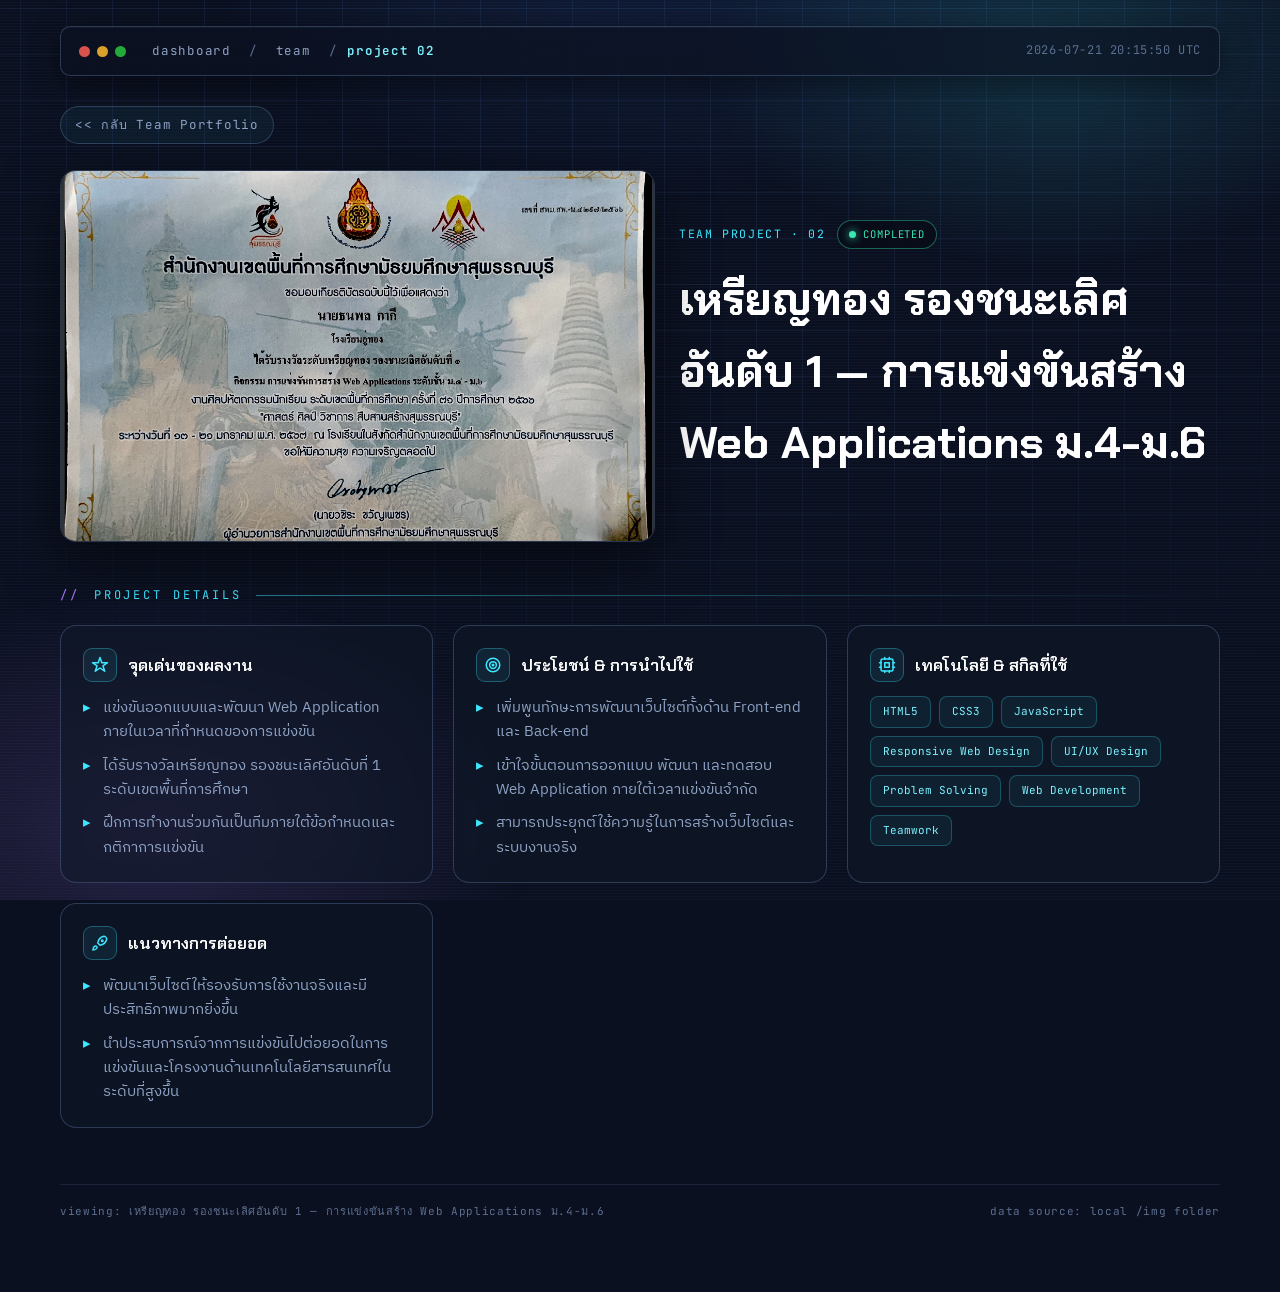
<file: docs/project-1.html>
<!DOCTYPE html>
<html lang="th">
<head>
<meta charset="UTF-8">
<meta name="viewport" content="width=device-width, initial-scale=1.0">
<title>เหรียญทอง รองชนะเลิศอันดับ 1 — การแข่งขันสร้าง Web Applications ม.4-ม.6 // Team Project</title>
<link rel="stylesheet" href="style.css?v=3">
</head>
<body>
<div class="shell">

    <div class="termbar">
        <div class="dots">
            <span class="dot d1"></span>
            <span class="dot d2"></span>
            <span class="dot d3"></span>
        </div>
        <nav class="term-nav" aria-label="Site">
            <a href="index.html">dashboard</a>
            <span class="sep">/</span>
            <a href="team.html">team</a>
            <span class="sep">/</span>
            <span class="current">project 02</span>
        </nav>
        <div class="clock">2026-07-21 20:15:50 UTC</div>
    </div>

    <a class="back-link" href="team.html">&lt;&lt; กลับ Team Portfolio</a>

    <div class="pd-hero">
        <div class="pd-banner">
            <span class="img-bg" style="background-image:url('img/CC.png');"></span>
            <img src="img/CC.png"
                 alt="เหรียญทอง รองชนะเลิศอันดับ 1 — การแข่งขันสร้าง Web Applications ม.4-ม.6"
                 onerror="this.onerror=null; this.style.display='none'; this.parentNode.insertAdjacentHTML('beforeend','<div class=&quot;avatar-fallback&quot;><svg viewBox=&quot;0 0 24 24&quot; fill=&quot;none&quot; stroke=&quot;currentColor&quot; stroke-width=&quot;1.6&quot; stroke-linecap=&quot;round&quot; stroke-linejoin=&quot;round&quot;><path d=&quot;M3 3l18 18&quot;/><path d=&quot;M10.5 5h3l1 2H19a2 2 0 0 1 2 2v8.5&quot;/><path d=&quot;M5 7a2 2 0 0 0-2 2v8a2 2 0 0 0 2 2h11&quot;/><circle cx=&quot;12&quot; cy=&quot;13&quot; r=&quot;3.2&quot;/></svg><span>NO_IMAGE_DATA</span></div>');">
        </div>
        <div class="pd-head">
            <div class="pd-kicker">
                <span>Team Project · 02</span>
                                <span class="pd-status pd-status--done">
                    <span class="tcard-dot"></span>Completed                </span>
                            </div>
            <h1 class="pd-title">เหรียญทอง รองชนะเลิศอันดับ 1 — การแข่งขันสร้าง Web Applications ม.4-ม.6</h1>
            <p class="pd-summary"></p>
        </div>
    </div>

    <div class="section-label">project details</div>

    <div class="pd-grid">

                <div class="pd-block">
            <div class="pd-block-head">
                <span class="ic">
                    <svg viewBox="0 0 24 24" fill="none" stroke="currentColor" stroke-width="2"
                         stroke-linecap="round" stroke-linejoin="round">
                        <path d="M12 2l2.4 6.9H22l-6 4.4 2.3 7L12 16l-6.3 4.3 2.3-7-6-4.4h7.6z"/>
                    </svg>
                </span>
                จุดเด่นของผลงาน
            </div>
            <ul>
                                    <li>แข่งขันออกแบบและพัฒนา Web Application ภายในเวลาที่กำหนดของการแข่งขัน</li>
                                    <li>ได้รับรางวัลเหรียญทอง รองชนะเลิศอันดับที่ 1 ระดับเขตพื้นที่การศึกษา</li>
                                    <li>ฝึกการทำงานร่วมกันเป็นทีมภายใต้ข้อกำหนดและกติกาการแข่งขัน</li>
                            </ul>
        </div>
        
                <div class="pd-block">
            <div class="pd-block-head">
                <span class="ic">
                    <svg viewBox="0 0 24 24" fill="none" stroke="currentColor" stroke-width="2"
                         stroke-linecap="round" stroke-linejoin="round">
                        <circle cx="12" cy="12" r="9"/><circle cx="12" cy="12" r="4.5"/><circle cx="12" cy="12" r="1"/>
                    </svg>
                </span>
                ประโยชน์ &amp; การนำไปใช้
            </div>
            <ul>
                                    <li>เพิ่มพูนทักษะการพัฒนาเว็บไซต์ทั้งด้าน Front-end และ Back-end</li>
                                    <li>เข้าใจขั้นตอนการออกแบบ พัฒนา และทดสอบ Web Application ภายใต้เวลาแข่งขันจำกัด</li>
                                    <li>สามารถประยุกต์ใช้ความรู้ในการสร้างเว็บไซต์และระบบงานจริง</li>
                            </ul>
        </div>
        
                <div class="pd-block">
            <div class="pd-block-head">
                <span class="ic">
                    <svg viewBox="0 0 24 24" fill="none" stroke="currentColor" stroke-width="2"
                         stroke-linecap="round" stroke-linejoin="round">
                        <rect x="4" y="4" width="16" height="16" rx="2"/>
                        <rect x="9" y="9" width="6" height="6"/>
                        <path d="M9 2v2M15 2v2M9 20v2M15 20v2M2 9h2M2 15h2M20 9h2M20 15h2"/>
                    </svg>
                </span>
                เทคโนโลยี &amp; สกิลที่ใช้
            </div>
            <div class="pd-chips">
                                    <span>HTML5</span>
                                    <span>CSS3</span>
                                    <span>JavaScript</span>
                                    <span>Responsive Web Design</span>
                                    <span>UI/UX Design</span>
                                    <span>Problem Solving</span>
                                    <span>Web Development</span>
                                    <span>Teamwork</span>
                            </div>
        </div>
        
                <div class="pd-block">
            <div class="pd-block-head">
                <span class="ic">
                    <svg viewBox="0 0 24 24" fill="none" stroke="currentColor" stroke-width="2"
                         stroke-linecap="round" stroke-linejoin="round">
                        <path d="M4.5 16.5c-1.5 1.3-2 5-2 5s3.7-.5 5-2c.7-.8.7-2 0-2.8a2 2 0 0 0-3 0z"/>
                        <path d="M12 15l-3-3a11 11 0 0 1 8-9c2 0 4 2 4 4a11 11 0 0 1-9 8z"/>
                        <circle cx="15" cy="9" r="1"/>
                    </svg>
                </span>
                แนวทางการต่อยอด
            </div>
            <ul>
                                    <li>พัฒนาเว็บไซต์ให้รองรับการใช้งานจริงและมีประสิทธิภาพมากยิ่งขึ้น</li>
                                    <li>นำประสบการณ์จากการแข่งขันไปต่อยอดในการแข่งขันและโครงงานด้านเทคโนโลยีสารสนเทศในระดับที่สูงขึ้น</li>
                            </ul>
        </div>
        
    </div>

    <div class="footnote">
        <span>viewing: เหรียญทอง รองชนะเลิศอันดับ 1 — การแข่งขันสร้าง Web Applications ม.4-ม.6</span>
        <span>data source: local /img folder</span>
    </div>

</div>
</body>
</html>
</file>
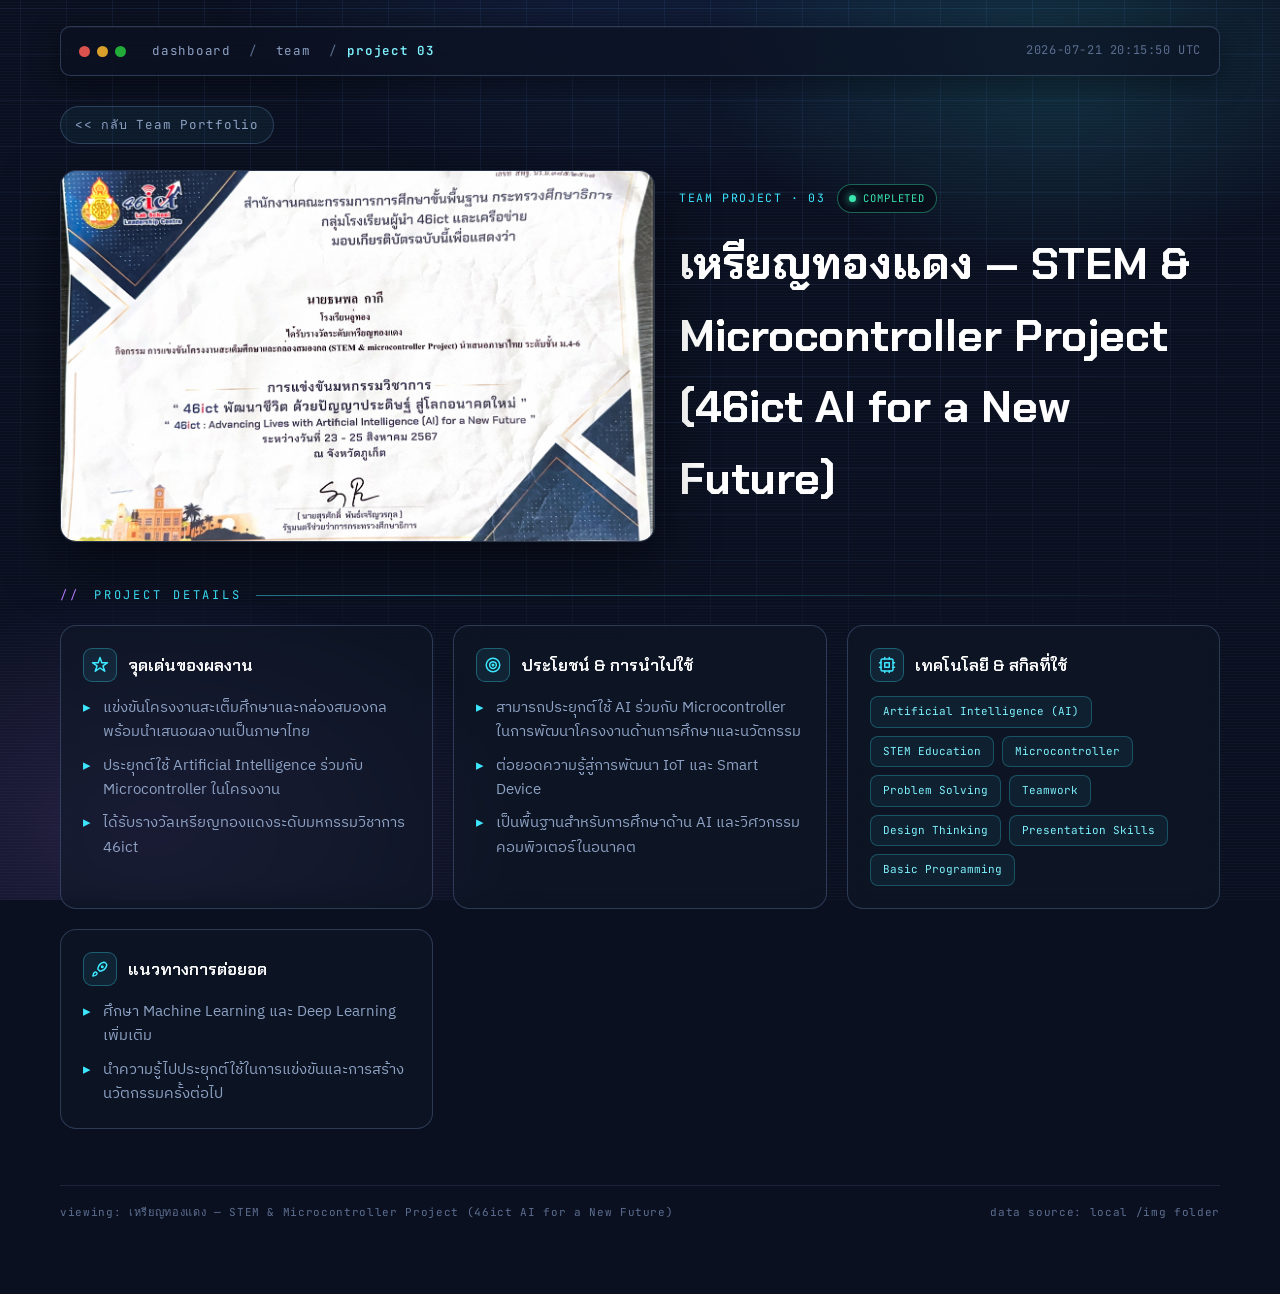
<file: docs/project-2.html>
<!DOCTYPE html>
<html lang="th">
<head>
<meta charset="UTF-8">
<meta name="viewport" content="width=device-width, initial-scale=1.0">
<title>เหรียญทองแดง — STEM &amp; Microcontroller Project (46ict AI for a New Future) // Team Project</title>
<link rel="stylesheet" href="style.css?v=3">
</head>
<body>
<div class="shell">

    <div class="termbar">
        <div class="dots">
            <span class="dot d1"></span>
            <span class="dot d2"></span>
            <span class="dot d3"></span>
        </div>
        <nav class="term-nav" aria-label="Site">
            <a href="index.html">dashboard</a>
            <span class="sep">/</span>
            <a href="team.html">team</a>
            <span class="sep">/</span>
            <span class="current">project 03</span>
        </nav>
        <div class="clock">2026-07-21 20:15:50 UTC</div>
    </div>

    <a class="back-link" href="team.html">&lt;&lt; กลับ Team Portfolio</a>

    <div class="pd-hero">
        <div class="pd-banner">
            <span class="img-bg" style="background-image:url('img/TT.png');"></span>
            <img src="img/TT.png"
                 alt="เหรียญทองแดง — STEM &amp; Microcontroller Project (46ict AI for a New Future)"
                 onerror="this.onerror=null; this.style.display='none'; this.parentNode.insertAdjacentHTML('beforeend','<div class=&quot;avatar-fallback&quot;><svg viewBox=&quot;0 0 24 24&quot; fill=&quot;none&quot; stroke=&quot;currentColor&quot; stroke-width=&quot;1.6&quot; stroke-linecap=&quot;round&quot; stroke-linejoin=&quot;round&quot;><path d=&quot;M3 3l18 18&quot;/><path d=&quot;M10.5 5h3l1 2H19a2 2 0 0 1 2 2v8.5&quot;/><path d=&quot;M5 7a2 2 0 0 0-2 2v8a2 2 0 0 0 2 2h11&quot;/><circle cx=&quot;12&quot; cy=&quot;13&quot; r=&quot;3.2&quot;/></svg><span>NO_IMAGE_DATA</span></div>');">
        </div>
        <div class="pd-head">
            <div class="pd-kicker">
                <span>Team Project · 03</span>
                                <span class="pd-status pd-status--done">
                    <span class="tcard-dot"></span>Completed                </span>
                            </div>
            <h1 class="pd-title">เหรียญทองแดง — STEM &amp; Microcontroller Project (46ict AI for a New Future)</h1>
            <p class="pd-summary"></p>
        </div>
    </div>

    <div class="section-label">project details</div>

    <div class="pd-grid">

                <div class="pd-block">
            <div class="pd-block-head">
                <span class="ic">
                    <svg viewBox="0 0 24 24" fill="none" stroke="currentColor" stroke-width="2"
                         stroke-linecap="round" stroke-linejoin="round">
                        <path d="M12 2l2.4 6.9H22l-6 4.4 2.3 7L12 16l-6.3 4.3 2.3-7-6-4.4h7.6z"/>
                    </svg>
                </span>
                จุดเด่นของผลงาน
            </div>
            <ul>
                                    <li>แข่งขันโครงงานสะเต็มศึกษาและกล่องสมองกล พร้อมนำเสนอผลงานเป็นภาษาไทย</li>
                                    <li>ประยุกต์ใช้ Artificial Intelligence ร่วมกับ Microcontroller ในโครงงาน</li>
                                    <li>ได้รับรางวัลเหรียญทองแดงระดับมหกรรมวิชาการ 46ict</li>
                            </ul>
        </div>
        
                <div class="pd-block">
            <div class="pd-block-head">
                <span class="ic">
                    <svg viewBox="0 0 24 24" fill="none" stroke="currentColor" stroke-width="2"
                         stroke-linecap="round" stroke-linejoin="round">
                        <circle cx="12" cy="12" r="9"/><circle cx="12" cy="12" r="4.5"/><circle cx="12" cy="12" r="1"/>
                    </svg>
                </span>
                ประโยชน์ &amp; การนำไปใช้
            </div>
            <ul>
                                    <li>สามารถประยุกต์ใช้ AI ร่วมกับ Microcontroller ในการพัฒนาโครงงานด้านการศึกษาและนวัตกรรม</li>
                                    <li>ต่อยอดความรู้สู่การพัฒนา IoT และ Smart Device</li>
                                    <li>เป็นพื้นฐานสำหรับการศึกษาด้าน AI และวิศวกรรมคอมพิวเตอร์ในอนาคต</li>
                            </ul>
        </div>
        
                <div class="pd-block">
            <div class="pd-block-head">
                <span class="ic">
                    <svg viewBox="0 0 24 24" fill="none" stroke="currentColor" stroke-width="2"
                         stroke-linecap="round" stroke-linejoin="round">
                        <rect x="4" y="4" width="16" height="16" rx="2"/>
                        <rect x="9" y="9" width="6" height="6"/>
                        <path d="M9 2v2M15 2v2M9 20v2M15 20v2M2 9h2M2 15h2M20 9h2M20 15h2"/>
                    </svg>
                </span>
                เทคโนโลยี &amp; สกิลที่ใช้
            </div>
            <div class="pd-chips">
                                    <span>Artificial Intelligence (AI)</span>
                                    <span>STEM Education</span>
                                    <span>Microcontroller</span>
                                    <span>Problem Solving</span>
                                    <span>Teamwork</span>
                                    <span>Design Thinking</span>
                                    <span>Presentation Skills</span>
                                    <span>Basic Programming</span>
                            </div>
        </div>
        
                <div class="pd-block">
            <div class="pd-block-head">
                <span class="ic">
                    <svg viewBox="0 0 24 24" fill="none" stroke="currentColor" stroke-width="2"
                         stroke-linecap="round" stroke-linejoin="round">
                        <path d="M4.5 16.5c-1.5 1.3-2 5-2 5s3.7-.5 5-2c.7-.8.7-2 0-2.8a2 2 0 0 0-3 0z"/>
                        <path d="M12 15l-3-3a11 11 0 0 1 8-9c2 0 4 2 4 4a11 11 0 0 1-9 8z"/>
                        <circle cx="15" cy="9" r="1"/>
                    </svg>
                </span>
                แนวทางการต่อยอด
            </div>
            <ul>
                                    <li>ศึกษา Machine Learning และ Deep Learning เพิ่มเติม</li>
                                    <li>นำความรู้ไปประยุกต์ใช้ในการแข่งขันและการสร้างนวัตกรรมครั้งต่อไป</li>
                            </ul>
        </div>
        
    </div>

    <div class="footnote">
        <span>viewing: เหรียญทองแดง — STEM &amp; Microcontroller Project (46ict AI for a New Future)</span>
        <span>data source: local /img folder</span>
    </div>

</div>
</body>
</html>
</file>
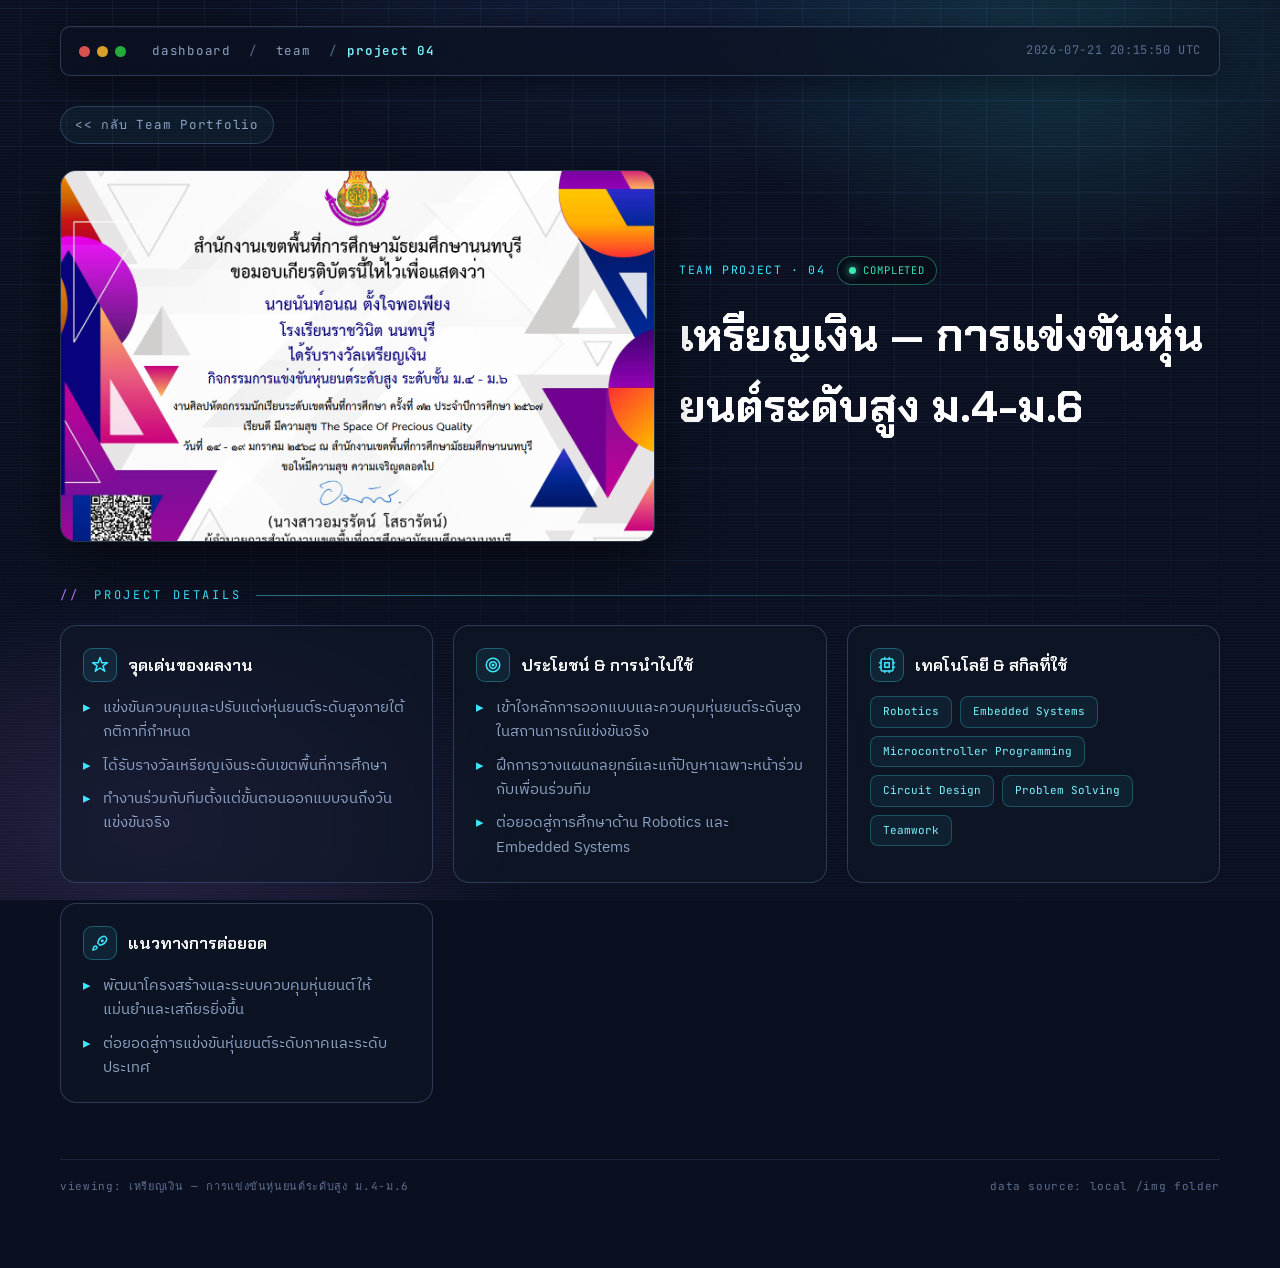
<file: docs/project-3.html>
<!DOCTYPE html>
<html lang="th">
<head>
<meta charset="UTF-8">
<meta name="viewport" content="width=device-width, initial-scale=1.0">
<title>เหรียญเงิน — การแข่งขันหุ่นยนต์ระดับสูง ม.4-ม.6 // Team Project</title>
<link rel="stylesheet" href="style.css?v=3">
</head>
<body>
<div class="shell">

    <div class="termbar">
        <div class="dots">
            <span class="dot d1"></span>
            <span class="dot d2"></span>
            <span class="dot d3"></span>
        </div>
        <nav class="term-nav" aria-label="Site">
            <a href="index.html">dashboard</a>
            <span class="sep">/</span>
            <a href="team.html">team</a>
            <span class="sep">/</span>
            <span class="current">project 04</span>
        </nav>
        <div class="clock">2026-07-21 20:15:50 UTC</div>
    </div>

    <a class="back-link" href="team.html">&lt;&lt; กลับ Team Portfolio</a>

    <div class="pd-hero">
        <div class="pd-banner">
            <span class="img-bg" style="background-image:url('img/Screenshot 2026-07-21 142541.png');"></span>
            <img src="img/Screenshot 2026-07-21 142541.png"
                 alt="เหรียญเงิน — การแข่งขันหุ่นยนต์ระดับสูง ม.4-ม.6"
                 onerror="this.onerror=null; this.style.display='none'; this.parentNode.insertAdjacentHTML('beforeend','<div class=&quot;avatar-fallback&quot;><svg viewBox=&quot;0 0 24 24&quot; fill=&quot;none&quot; stroke=&quot;currentColor&quot; stroke-width=&quot;1.6&quot; stroke-linecap=&quot;round&quot; stroke-linejoin=&quot;round&quot;><path d=&quot;M3 3l18 18&quot;/><path d=&quot;M10.5 5h3l1 2H19a2 2 0 0 1 2 2v8.5&quot;/><path d=&quot;M5 7a2 2 0 0 0-2 2v8a2 2 0 0 0 2 2h11&quot;/><circle cx=&quot;12&quot; cy=&quot;13&quot; r=&quot;3.2&quot;/></svg><span>NO_IMAGE_DATA</span></div>');">
        </div>
        <div class="pd-head">
            <div class="pd-kicker">
                <span>Team Project · 04</span>
                                <span class="pd-status pd-status--done">
                    <span class="tcard-dot"></span>Completed                </span>
                            </div>
            <h1 class="pd-title">เหรียญเงิน — การแข่งขันหุ่นยนต์ระดับสูง ม.4-ม.6</h1>
            <p class="pd-summary"></p>
        </div>
    </div>

    <div class="section-label">project details</div>

    <div class="pd-grid">

                <div class="pd-block">
            <div class="pd-block-head">
                <span class="ic">
                    <svg viewBox="0 0 24 24" fill="none" stroke="currentColor" stroke-width="2"
                         stroke-linecap="round" stroke-linejoin="round">
                        <path d="M12 2l2.4 6.9H22l-6 4.4 2.3 7L12 16l-6.3 4.3 2.3-7-6-4.4h7.6z"/>
                    </svg>
                </span>
                จุดเด่นของผลงาน
            </div>
            <ul>
                                    <li>แข่งขันควบคุมและปรับแต่งหุ่นยนต์ระดับสูงภายใต้กติกาที่กำหนด</li>
                                    <li>ได้รับรางวัลเหรียญเงินระดับเขตพื้นที่การศึกษา</li>
                                    <li>ทำงานร่วมกับทีมตั้งแต่ขั้นตอนออกแบบจนถึงวันแข่งขันจริง</li>
                            </ul>
        </div>
        
                <div class="pd-block">
            <div class="pd-block-head">
                <span class="ic">
                    <svg viewBox="0 0 24 24" fill="none" stroke="currentColor" stroke-width="2"
                         stroke-linecap="round" stroke-linejoin="round">
                        <circle cx="12" cy="12" r="9"/><circle cx="12" cy="12" r="4.5"/><circle cx="12" cy="12" r="1"/>
                    </svg>
                </span>
                ประโยชน์ &amp; การนำไปใช้
            </div>
            <ul>
                                    <li>เข้าใจหลักการออกแบบและควบคุมหุ่นยนต์ระดับสูงในสถานการณ์แข่งขันจริง</li>
                                    <li>ฝึกการวางแผนกลยุทธ์และแก้ปัญหาเฉพาะหน้าร่วมกับเพื่อนร่วมทีม</li>
                                    <li>ต่อยอดสู่การศึกษาด้าน Robotics และ Embedded Systems</li>
                            </ul>
        </div>
        
                <div class="pd-block">
            <div class="pd-block-head">
                <span class="ic">
                    <svg viewBox="0 0 24 24" fill="none" stroke="currentColor" stroke-width="2"
                         stroke-linecap="round" stroke-linejoin="round">
                        <rect x="4" y="4" width="16" height="16" rx="2"/>
                        <rect x="9" y="9" width="6" height="6"/>
                        <path d="M9 2v2M15 2v2M9 20v2M15 20v2M2 9h2M2 15h2M20 9h2M20 15h2"/>
                    </svg>
                </span>
                เทคโนโลยี &amp; สกิลที่ใช้
            </div>
            <div class="pd-chips">
                                    <span>Robotics</span>
                                    <span>Embedded Systems</span>
                                    <span>Microcontroller Programming</span>
                                    <span>Circuit Design</span>
                                    <span>Problem Solving</span>
                                    <span>Teamwork</span>
                            </div>
        </div>
        
                <div class="pd-block">
            <div class="pd-block-head">
                <span class="ic">
                    <svg viewBox="0 0 24 24" fill="none" stroke="currentColor" stroke-width="2"
                         stroke-linecap="round" stroke-linejoin="round">
                        <path d="M4.5 16.5c-1.5 1.3-2 5-2 5s3.7-.5 5-2c.7-.8.7-2 0-2.8a2 2 0 0 0-3 0z"/>
                        <path d="M12 15l-3-3a11 11 0 0 1 8-9c2 0 4 2 4 4a11 11 0 0 1-9 8z"/>
                        <circle cx="15" cy="9" r="1"/>
                    </svg>
                </span>
                แนวทางการต่อยอด
            </div>
            <ul>
                                    <li>พัฒนาโครงสร้างและระบบควบคุมหุ่นยนต์ให้แม่นยำและเสถียรยิ่งขึ้น</li>
                                    <li>ต่อยอดสู่การแข่งขันหุ่นยนต์ระดับภาคและระดับประเทศ</li>
                            </ul>
        </div>
        
    </div>

    <div class="footnote">
        <span>viewing: เหรียญเงิน — การแข่งขันหุ่นยนต์ระดับสูง ม.4-ม.6</span>
        <span>data source: local /img folder</span>
    </div>

</div>
</body>
</html>
</file>
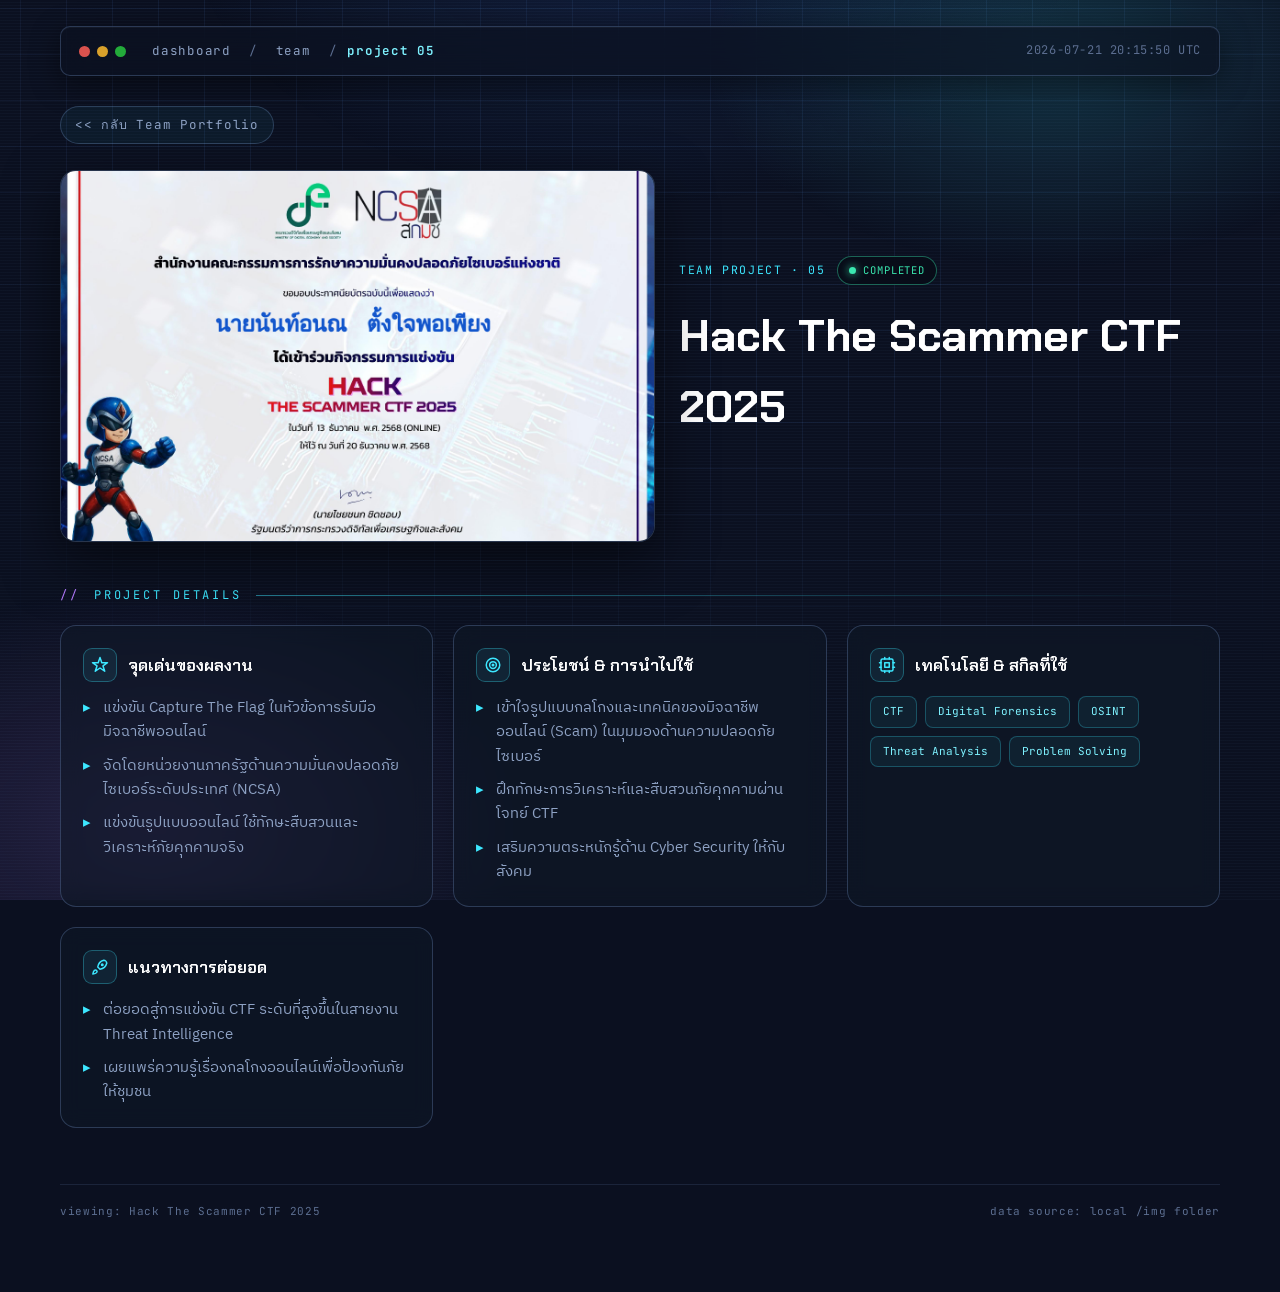
<file: docs/project-4.html>
<!DOCTYPE html>
<html lang="th">
<head>
<meta charset="UTF-8">
<meta name="viewport" content="width=device-width, initial-scale=1.0">
<title>Hack The Scammer CTF 2025 // Team Project</title>
<link rel="stylesheet" href="style.css?v=3">
</head>
<body>
<div class="shell">

    <div class="termbar">
        <div class="dots">
            <span class="dot d1"></span>
            <span class="dot d2"></span>
            <span class="dot d3"></span>
        </div>
        <nav class="term-nav" aria-label="Site">
            <a href="index.html">dashboard</a>
            <span class="sep">/</span>
            <a href="team.html">team</a>
            <span class="sep">/</span>
            <span class="current">project 05</span>
        </nav>
        <div class="clock">2026-07-21 20:15:50 UTC</div>
    </div>

    <a class="back-link" href="team.html">&lt;&lt; กลับ Team Portfolio</a>

    <div class="pd-hero">
        <div class="pd-banner">
            <span class="img-bg" style="background-image:url('img/Screenshot 2026-07-21 142504.png');"></span>
            <img src="img/Screenshot 2026-07-21 142504.png"
                 alt="Hack The Scammer CTF 2025"
                 onerror="this.onerror=null; this.style.display='none'; this.parentNode.insertAdjacentHTML('beforeend','<div class=&quot;avatar-fallback&quot;><svg viewBox=&quot;0 0 24 24&quot; fill=&quot;none&quot; stroke=&quot;currentColor&quot; stroke-width=&quot;1.6&quot; stroke-linecap=&quot;round&quot; stroke-linejoin=&quot;round&quot;><path d=&quot;M3 3l18 18&quot;/><path d=&quot;M10.5 5h3l1 2H19a2 2 0 0 1 2 2v8.5&quot;/><path d=&quot;M5 7a2 2 0 0 0-2 2v8a2 2 0 0 0 2 2h11&quot;/><circle cx=&quot;12&quot; cy=&quot;13&quot; r=&quot;3.2&quot;/></svg><span>NO_IMAGE_DATA</span></div>');">
        </div>
        <div class="pd-head">
            <div class="pd-kicker">
                <span>Team Project · 05</span>
                                <span class="pd-status pd-status--done">
                    <span class="tcard-dot"></span>Completed                </span>
                            </div>
            <h1 class="pd-title">Hack The Scammer CTF 2025</h1>
            <p class="pd-summary"></p>
        </div>
    </div>

    <div class="section-label">project details</div>

    <div class="pd-grid">

                <div class="pd-block">
            <div class="pd-block-head">
                <span class="ic">
                    <svg viewBox="0 0 24 24" fill="none" stroke="currentColor" stroke-width="2"
                         stroke-linecap="round" stroke-linejoin="round">
                        <path d="M12 2l2.4 6.9H22l-6 4.4 2.3 7L12 16l-6.3 4.3 2.3-7-6-4.4h7.6z"/>
                    </svg>
                </span>
                จุดเด่นของผลงาน
            </div>
            <ul>
                                    <li>แข่งขัน Capture The Flag ในหัวข้อการรับมือมิจฉาชีพออนไลน์</li>
                                    <li>จัดโดยหน่วยงานภาครัฐด้านความมั่นคงปลอดภัยไซเบอร์ระดับประเทศ (NCSA)</li>
                                    <li>แข่งขันรูปแบบออนไลน์ ใช้ทักษะสืบสวนและวิเคราะห์ภัยคุกคามจริง</li>
                            </ul>
        </div>
        
                <div class="pd-block">
            <div class="pd-block-head">
                <span class="ic">
                    <svg viewBox="0 0 24 24" fill="none" stroke="currentColor" stroke-width="2"
                         stroke-linecap="round" stroke-linejoin="round">
                        <circle cx="12" cy="12" r="9"/><circle cx="12" cy="12" r="4.5"/><circle cx="12" cy="12" r="1"/>
                    </svg>
                </span>
                ประโยชน์ &amp; การนำไปใช้
            </div>
            <ul>
                                    <li>เข้าใจรูปแบบกลโกงและเทคนิคของมิจฉาชีพออนไลน์ (Scam) ในมุมมองด้านความปลอดภัยไซเบอร์</li>
                                    <li>ฝึกทักษะการวิเคราะห์และสืบสวนภัยคุกคามผ่านโจทย์ CTF</li>
                                    <li>เสริมความตระหนักรู้ด้าน Cyber Security ให้กับสังคม</li>
                            </ul>
        </div>
        
                <div class="pd-block">
            <div class="pd-block-head">
                <span class="ic">
                    <svg viewBox="0 0 24 24" fill="none" stroke="currentColor" stroke-width="2"
                         stroke-linecap="round" stroke-linejoin="round">
                        <rect x="4" y="4" width="16" height="16" rx="2"/>
                        <rect x="9" y="9" width="6" height="6"/>
                        <path d="M9 2v2M15 2v2M9 20v2M15 20v2M2 9h2M2 15h2M20 9h2M20 15h2"/>
                    </svg>
                </span>
                เทคโนโลยี &amp; สกิลที่ใช้
            </div>
            <div class="pd-chips">
                                    <span>CTF</span>
                                    <span>Digital Forensics</span>
                                    <span>OSINT</span>
                                    <span>Threat Analysis</span>
                                    <span>Problem Solving</span>
                            </div>
        </div>
        
                <div class="pd-block">
            <div class="pd-block-head">
                <span class="ic">
                    <svg viewBox="0 0 24 24" fill="none" stroke="currentColor" stroke-width="2"
                         stroke-linecap="round" stroke-linejoin="round">
                        <path d="M4.5 16.5c-1.5 1.3-2 5-2 5s3.7-.5 5-2c.7-.8.7-2 0-2.8a2 2 0 0 0-3 0z"/>
                        <path d="M12 15l-3-3a11 11 0 0 1 8-9c2 0 4 2 4 4a11 11 0 0 1-9 8z"/>
                        <circle cx="15" cy="9" r="1"/>
                    </svg>
                </span>
                แนวทางการต่อยอด
            </div>
            <ul>
                                    <li>ต่อยอดสู่การแข่งขัน CTF ระดับที่สูงขึ้นในสายงาน Threat Intelligence</li>
                                    <li>เผยแพร่ความรู้เรื่องกลโกงออนไลน์เพื่อป้องกันภัยให้ชุมชน</li>
                            </ul>
        </div>
        
    </div>

    <div class="footnote">
        <span>viewing: Hack The Scammer CTF 2025</span>
        <span>data source: local /img folder</span>
    </div>

</div>
</body>
</html>
</file>
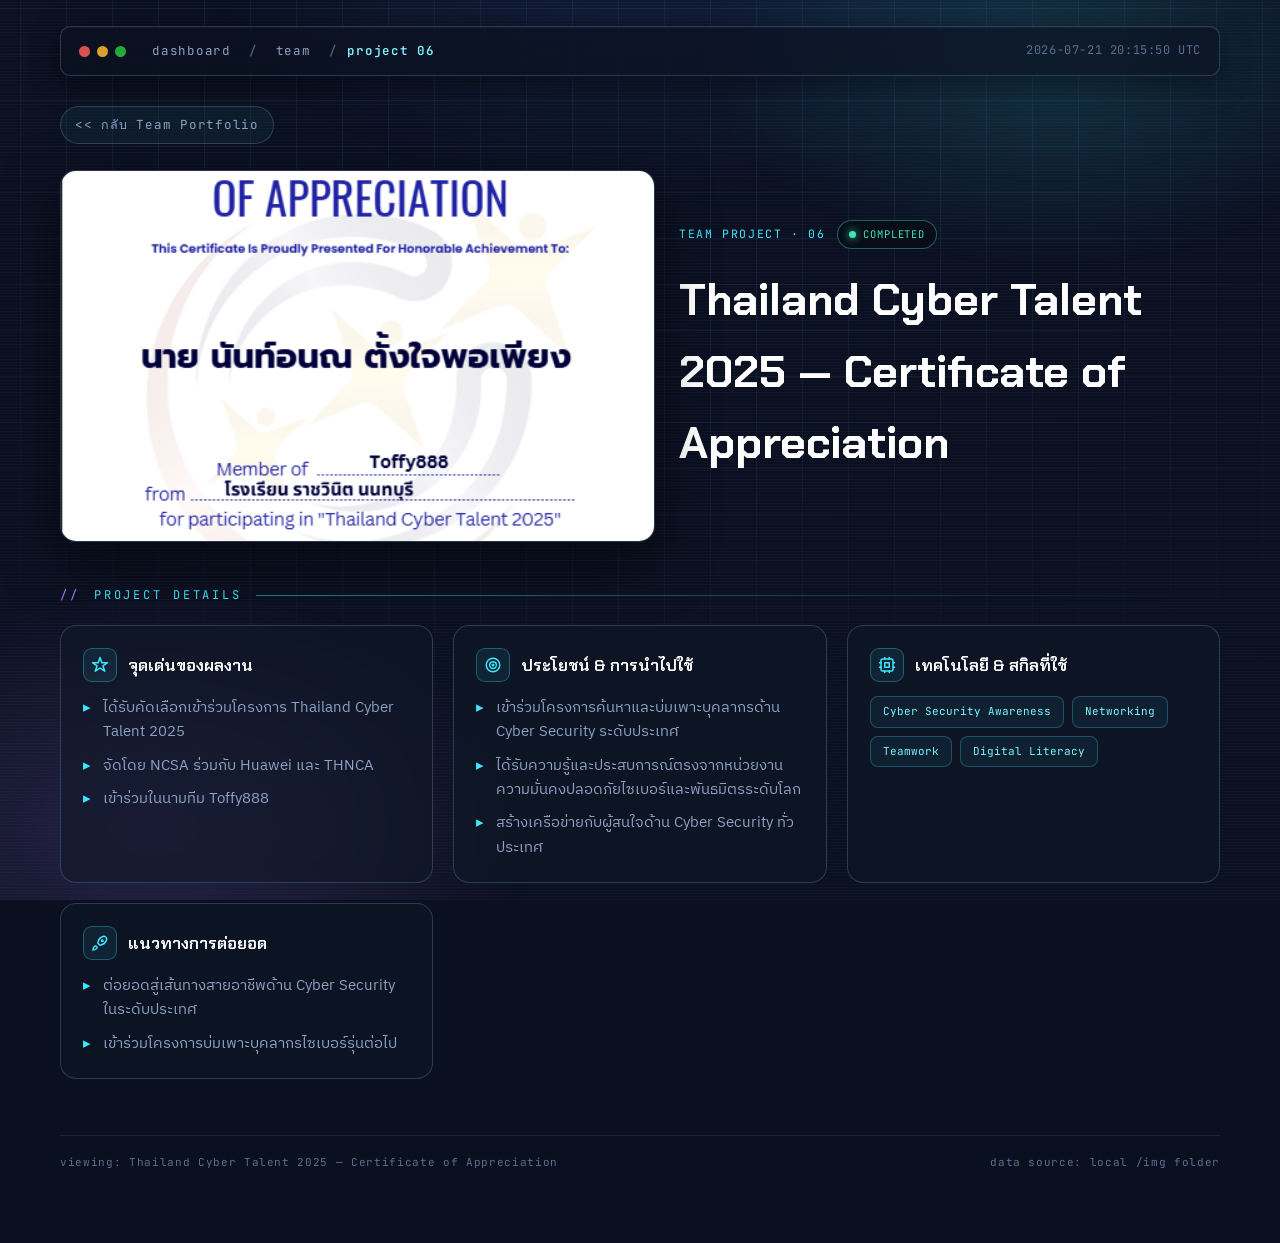
<file: docs/project-5.html>
<!DOCTYPE html>
<html lang="th">
<head>
<meta charset="UTF-8">
<meta name="viewport" content="width=device-width, initial-scale=1.0">
<title>Thailand Cyber Talent 2025 — Certificate of Appreciation // Team Project</title>
<link rel="stylesheet" href="style.css?v=3">
</head>
<body>
<div class="shell">

    <div class="termbar">
        <div class="dots">
            <span class="dot d1"></span>
            <span class="dot d2"></span>
            <span class="dot d3"></span>
        </div>
        <nav class="term-nav" aria-label="Site">
            <a href="index.html">dashboard</a>
            <span class="sep">/</span>
            <a href="team.html">team</a>
            <span class="sep">/</span>
            <span class="current">project 06</span>
        </nav>
        <div class="clock">2026-07-21 20:15:50 UTC</div>
    </div>

    <a class="back-link" href="team.html">&lt;&lt; กลับ Team Portfolio</a>

    <div class="pd-hero">
        <div class="pd-banner">
            <span class="img-bg" style="background-image:url('img/Screenshot 2026-07-21 142527.png');"></span>
            <img src="img/Screenshot 2026-07-21 142527.png"
                 alt="Thailand Cyber Talent 2025 — Certificate of Appreciation"
                 onerror="this.onerror=null; this.style.display='none'; this.parentNode.insertAdjacentHTML('beforeend','<div class=&quot;avatar-fallback&quot;><svg viewBox=&quot;0 0 24 24&quot; fill=&quot;none&quot; stroke=&quot;currentColor&quot; stroke-width=&quot;1.6&quot; stroke-linecap=&quot;round&quot; stroke-linejoin=&quot;round&quot;><path d=&quot;M3 3l18 18&quot;/><path d=&quot;M10.5 5h3l1 2H19a2 2 0 0 1 2 2v8.5&quot;/><path d=&quot;M5 7a2 2 0 0 0-2 2v8a2 2 0 0 0 2 2h11&quot;/><circle cx=&quot;12&quot; cy=&quot;13&quot; r=&quot;3.2&quot;/></svg><span>NO_IMAGE_DATA</span></div>');">
        </div>
        <div class="pd-head">
            <div class="pd-kicker">
                <span>Team Project · 06</span>
                                <span class="pd-status pd-status--done">
                    <span class="tcard-dot"></span>Completed                </span>
                            </div>
            <h1 class="pd-title">Thailand Cyber Talent 2025 — Certificate of Appreciation</h1>
            <p class="pd-summary"></p>
        </div>
    </div>

    <div class="section-label">project details</div>

    <div class="pd-grid">

                <div class="pd-block">
            <div class="pd-block-head">
                <span class="ic">
                    <svg viewBox="0 0 24 24" fill="none" stroke="currentColor" stroke-width="2"
                         stroke-linecap="round" stroke-linejoin="round">
                        <path d="M12 2l2.4 6.9H22l-6 4.4 2.3 7L12 16l-6.3 4.3 2.3-7-6-4.4h7.6z"/>
                    </svg>
                </span>
                จุดเด่นของผลงาน
            </div>
            <ul>
                                    <li>ได้รับคัดเลือกเข้าร่วมโครงการ Thailand Cyber Talent 2025</li>
                                    <li>จัดโดย NCSA ร่วมกับ Huawei และ THNCA</li>
                                    <li>เข้าร่วมในนามทีม Toffy888</li>
                            </ul>
        </div>
        
                <div class="pd-block">
            <div class="pd-block-head">
                <span class="ic">
                    <svg viewBox="0 0 24 24" fill="none" stroke="currentColor" stroke-width="2"
                         stroke-linecap="round" stroke-linejoin="round">
                        <circle cx="12" cy="12" r="9"/><circle cx="12" cy="12" r="4.5"/><circle cx="12" cy="12" r="1"/>
                    </svg>
                </span>
                ประโยชน์ &amp; การนำไปใช้
            </div>
            <ul>
                                    <li>เข้าร่วมโครงการค้นหาและบ่มเพาะบุคลากรด้าน Cyber Security ระดับประเทศ</li>
                                    <li>ได้รับความรู้และประสบการณ์ตรงจากหน่วยงานความมั่นคงปลอดภัยไซเบอร์และพันธมิตรระดับโลก</li>
                                    <li>สร้างเครือข่ายกับผู้สนใจด้าน Cyber Security ทั่วประเทศ</li>
                            </ul>
        </div>
        
                <div class="pd-block">
            <div class="pd-block-head">
                <span class="ic">
                    <svg viewBox="0 0 24 24" fill="none" stroke="currentColor" stroke-width="2"
                         stroke-linecap="round" stroke-linejoin="round">
                        <rect x="4" y="4" width="16" height="16" rx="2"/>
                        <rect x="9" y="9" width="6" height="6"/>
                        <path d="M9 2v2M15 2v2M9 20v2M15 20v2M2 9h2M2 15h2M20 9h2M20 15h2"/>
                    </svg>
                </span>
                เทคโนโลยี &amp; สกิลที่ใช้
            </div>
            <div class="pd-chips">
                                    <span>Cyber Security Awareness</span>
                                    <span>Networking</span>
                                    <span>Teamwork</span>
                                    <span>Digital Literacy</span>
                            </div>
        </div>
        
                <div class="pd-block">
            <div class="pd-block-head">
                <span class="ic">
                    <svg viewBox="0 0 24 24" fill="none" stroke="currentColor" stroke-width="2"
                         stroke-linecap="round" stroke-linejoin="round">
                        <path d="M4.5 16.5c-1.5 1.3-2 5-2 5s3.7-.5 5-2c.7-.8.7-2 0-2.8a2 2 0 0 0-3 0z"/>
                        <path d="M12 15l-3-3a11 11 0 0 1 8-9c2 0 4 2 4 4a11 11 0 0 1-9 8z"/>
                        <circle cx="15" cy="9" r="1"/>
                    </svg>
                </span>
                แนวทางการต่อยอด
            </div>
            <ul>
                                    <li>ต่อยอดสู่เส้นทางสายอาชีพด้าน Cyber Security ในระดับประเทศ</li>
                                    <li>เข้าร่วมโครงการบ่มเพาะบุคลากรไซเบอร์รุ่นต่อไป</li>
                            </ul>
        </div>
        
    </div>

    <div class="footnote">
        <span>viewing: Thailand Cyber Talent 2025 — Certificate of Appreciation</span>
        <span>data source: local /img folder</span>
    </div>

</div>
</body>
</html>
</file>
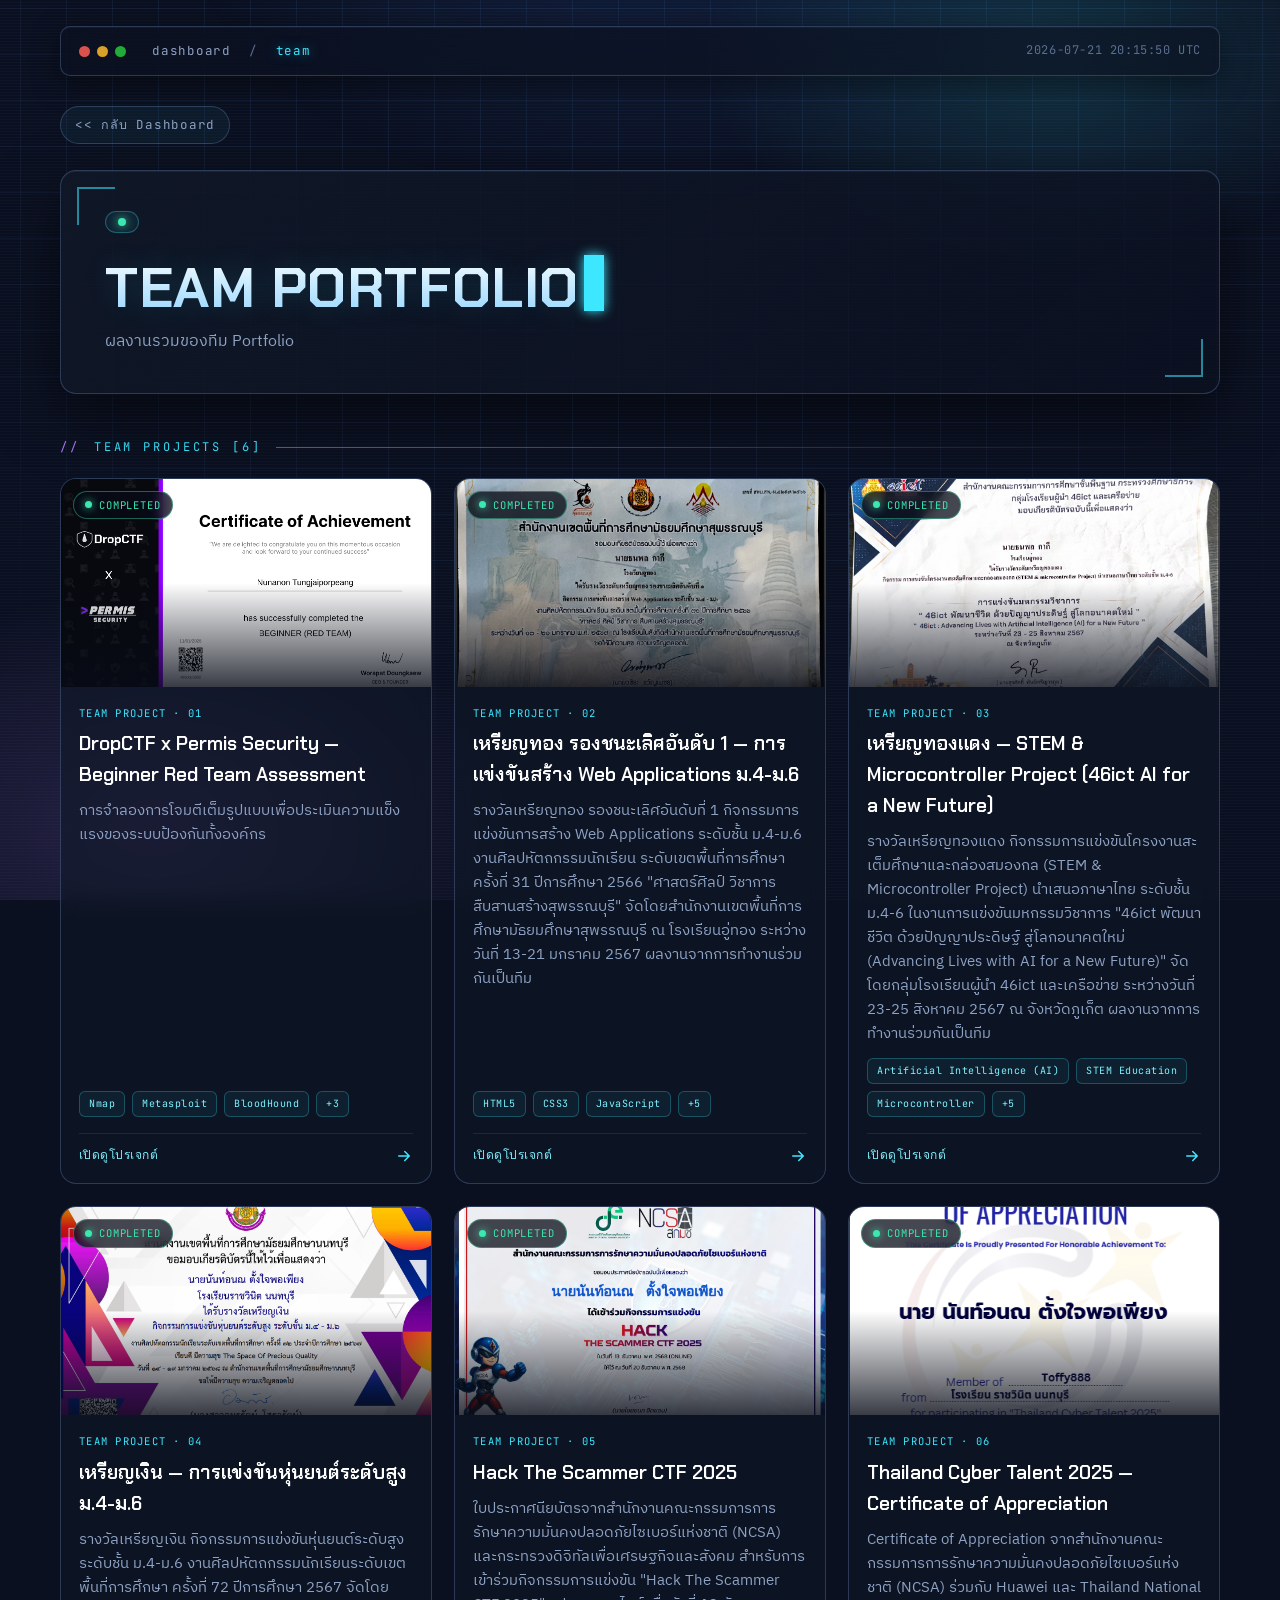
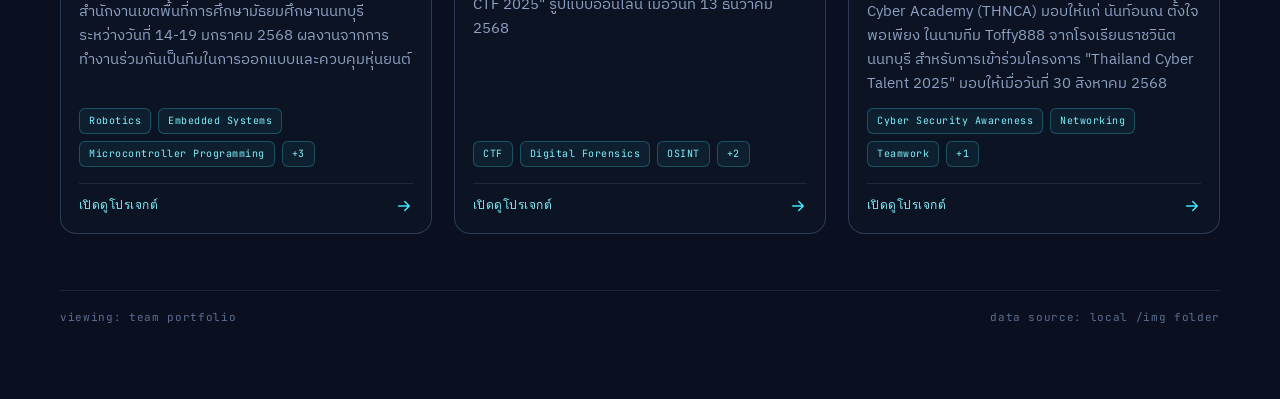
<file: docs/team.html>
<!DOCTYPE html>
<html lang="th">
<head>
<meta charset="UTF-8">
<meta name="viewport" content="width=device-width, initial-scale=1.0">
<title>TEAM PORTFOLIO // Operator Console</title>
<link rel="stylesheet" href="style.css?v=3">
</head>
<body>
<div class="shell">

    <div class="termbar">
        <div class="dots">
            <span class="dot d1"></span>
            <span class="dot d2"></span>
            <span class="dot d3"></span>
        </div>
        <nav class="term-nav" aria-label="Site">
            <a href="index.html">dashboard</a>
            <span class="sep">/</span>
            <a href="team.html" class="is-active">team</a>
        </nav>
        <div class="clock">2026-07-21 20:15:50 UTC</div>
    </div>

    <a class="back-link" href="index.html">&lt;&lt; กลับ Dashboard</a>

    <div class="hero">
        <div class="eyebrow"><span class="status-dot"></span> </div>
        <h1> TEAM PORTFOLIO<span class="cursor"></span></h1>
        <p>
            ผลงานรวมของทีม Portfolio
        </p>
    </div>

    <div class="section-label">team projects [6]</div>

    <div class="projects-grid" id="projects-grid">
                <a class="tcard" href="project-0.html"
           data-idx="0"
           aria-describedby="hud-panel">
            <span class="tcard-spot"></span>

            <div class="tcard-media">
                <span class="img-bg" style="background-image:url('img/Tofyy888_MJ_499ddc5852.png');"></span>
                <img src="img/Tofyy888_MJ_499ddc5852.png"
                     alt="DropCTF x Permis Security — Beginner Red Team Assessment"
                     loading="lazy"
                     onerror="this.onerror=null; this.style.display='none'; this.parentNode.insertAdjacentHTML('beforeend','<div class=&quot;avatar-fallback&quot;><svg viewBox=&quot;0 0 24 24&quot; fill=&quot;none&quot; stroke=&quot;currentColor&quot; stroke-width=&quot;1.6&quot; stroke-linecap=&quot;round&quot; stroke-linejoin=&quot;round&quot;><path d=&quot;M3 3l18 18&quot;/><path d=&quot;M10.5 5h3l1 2H19a2 2 0 0 1 2 2v8.5&quot;/><path d=&quot;M5 7a2 2 0 0 0-2 2v8a2 2 0 0 0 2 2h11&quot;/><circle cx=&quot;12&quot; cy=&quot;13&quot; r=&quot;3.2&quot;/></svg><span>NO_IMAGE_DATA</span></div>');">
                                <span class="tcard-status tcard-status--done">
                    <span class="tcard-dot"></span>Completed                </span>
                            </div>

            <div class="tcard-body">
                <span class="tcard-kicker">Team Project · 01</span>
                <h3 class="tcard-title">DropCTF x Permis Security — Beginner Red Team Assessment</h3>
                <p class="tcard-desc">การจำลองการโจมตีเต็มรูปแบบเพื่อประเมินความแข็งแรงของระบบป้องกันทั้งองค์กร</p>

                                <div class="tcard-tags">
                                            <span class="tcard-tag">Nmap</span>
                                            <span class="tcard-tag">Metasploit</span>
                                            <span class="tcard-tag">BloodHound</span>
                                                                <span class="tcard-tag">+3</span>
                                    </div>
                
                <div class="tcard-cta">
                    <span>เปิดดูโปรเจกต์</span>
                    <span class="arrow">
                        <svg viewBox="0 0 24 24" fill="none" stroke="currentColor" stroke-width="2"
                             stroke-linecap="round" stroke-linejoin="round">
                            <path d="M5 12h14M13 6l6 6-6 6"/>
                        </svg>
                    </span>
                </div>
            </div>
        </a>
                <a class="tcard" href="project-1.html"
           data-idx="1"
           aria-describedby="hud-panel">
            <span class="tcard-spot"></span>

            <div class="tcard-media">
                <span class="img-bg" style="background-image:url('img/CC.png');"></span>
                <img src="img/CC.png"
                     alt="เหรียญทอง รองชนะเลิศอันดับ 1 — การแข่งขันสร้าง Web Applications ม.4-ม.6"
                     loading="lazy"
                     onerror="this.onerror=null; this.style.display='none'; this.parentNode.insertAdjacentHTML('beforeend','<div class=&quot;avatar-fallback&quot;><svg viewBox=&quot;0 0 24 24&quot; fill=&quot;none&quot; stroke=&quot;currentColor&quot; stroke-width=&quot;1.6&quot; stroke-linecap=&quot;round&quot; stroke-linejoin=&quot;round&quot;><path d=&quot;M3 3l18 18&quot;/><path d=&quot;M10.5 5h3l1 2H19a2 2 0 0 1 2 2v8.5&quot;/><path d=&quot;M5 7a2 2 0 0 0-2 2v8a2 2 0 0 0 2 2h11&quot;/><circle cx=&quot;12&quot; cy=&quot;13&quot; r=&quot;3.2&quot;/></svg><span>NO_IMAGE_DATA</span></div>');">
                                <span class="tcard-status tcard-status--done">
                    <span class="tcard-dot"></span>Completed                </span>
                            </div>

            <div class="tcard-body">
                <span class="tcard-kicker">Team Project · 02</span>
                <h3 class="tcard-title">เหรียญทอง รองชนะเลิศอันดับ 1 — การแข่งขันสร้าง Web Applications ม.4-ม.6</h3>
                <p class="tcard-desc">รางวัลเหรียญทอง รองชนะเลิศอันดับที่ 1 กิจกรรมการแข่งขันการสร้าง Web Applications ระดับชั้น ม.4-ม.6
                        งานศิลปหัตถกรรมนักเรียน ระดับเขตพื้นที่การศึกษา ครั้งที่ 31 ปีการศึกษา 2566 &quot;ศาสตร์ศิลป์ วิชาการ สืบสานสร้างสุพรรณบุรี&quot;
                        จัดโดยสำนักงานเขตพื้นที่การศึกษามัธยมศึกษาสุพรรณบุรี ณ โรงเรียนอู่ทอง ระหว่างวันที่ 13-21 มกราคม 2567 ผลงานจากการทำงานร่วมกันเป็นทีม</p>

                                <div class="tcard-tags">
                                            <span class="tcard-tag">HTML5</span>
                                            <span class="tcard-tag">CSS3</span>
                                            <span class="tcard-tag">JavaScript</span>
                                                                <span class="tcard-tag">+5</span>
                                    </div>
                
                <div class="tcard-cta">
                    <span>เปิดดูโปรเจกต์</span>
                    <span class="arrow">
                        <svg viewBox="0 0 24 24" fill="none" stroke="currentColor" stroke-width="2"
                             stroke-linecap="round" stroke-linejoin="round">
                            <path d="M5 12h14M13 6l6 6-6 6"/>
                        </svg>
                    </span>
                </div>
            </div>
        </a>
                <a class="tcard" href="project-2.html"
           data-idx="2"
           aria-describedby="hud-panel">
            <span class="tcard-spot"></span>

            <div class="tcard-media">
                <span class="img-bg" style="background-image:url('img/TT.png');"></span>
                <img src="img/TT.png"
                     alt="เหรียญทองแดง — STEM &amp; Microcontroller Project (46ict AI for a New Future)"
                     loading="lazy"
                     onerror="this.onerror=null; this.style.display='none'; this.parentNode.insertAdjacentHTML('beforeend','<div class=&quot;avatar-fallback&quot;><svg viewBox=&quot;0 0 24 24&quot; fill=&quot;none&quot; stroke=&quot;currentColor&quot; stroke-width=&quot;1.6&quot; stroke-linecap=&quot;round&quot; stroke-linejoin=&quot;round&quot;><path d=&quot;M3 3l18 18&quot;/><path d=&quot;M10.5 5h3l1 2H19a2 2 0 0 1 2 2v8.5&quot;/><path d=&quot;M5 7a2 2 0 0 0-2 2v8a2 2 0 0 0 2 2h11&quot;/><circle cx=&quot;12&quot; cy=&quot;13&quot; r=&quot;3.2&quot;/></svg><span>NO_IMAGE_DATA</span></div>');">
                                <span class="tcard-status tcard-status--done">
                    <span class="tcard-dot"></span>Completed                </span>
                            </div>

            <div class="tcard-body">
                <span class="tcard-kicker">Team Project · 03</span>
                <h3 class="tcard-title">เหรียญทองแดง — STEM &amp; Microcontroller Project (46ict AI for a New Future)</h3>
                <p class="tcard-desc">รางวัลเหรียญทองแดง กิจกรรมการแข่งขันโครงงานสะเต็มศึกษาและกล่องสมองกล (STEM &amp; Microcontroller Project) นำเสนอภาษาไทย ระดับชั้น ม.4-6
                        ในงานการแข่งขันมหกรรมวิชาการ &quot;46ict พัฒนาชีวิต ด้วยปัญญาประดิษฐ์ สู่โลกอนาคตใหม่ (Advancing Lives with AI for a New Future)&quot;
                        จัดโดยกลุ่มโรงเรียนผู้นำ 46ict และเครือข่าย ระหว่างวันที่ 23-25 สิงหาคม 2567 ณ จังหวัดภูเก็ต ผลงานจากการทำงานร่วมกันเป็นทีม</p>

                                <div class="tcard-tags">
                                            <span class="tcard-tag">Artificial Intelligence (AI)</span>
                                            <span class="tcard-tag">STEM Education</span>
                                            <span class="tcard-tag">Microcontroller</span>
                                                                <span class="tcard-tag">+5</span>
                                    </div>
                
                <div class="tcard-cta">
                    <span>เปิดดูโปรเจกต์</span>
                    <span class="arrow">
                        <svg viewBox="0 0 24 24" fill="none" stroke="currentColor" stroke-width="2"
                             stroke-linecap="round" stroke-linejoin="round">
                            <path d="M5 12h14M13 6l6 6-6 6"/>
                        </svg>
                    </span>
                </div>
            </div>
        </a>
                <a class="tcard" href="project-3.html"
           data-idx="3"
           aria-describedby="hud-panel">
            <span class="tcard-spot"></span>

            <div class="tcard-media">
                <span class="img-bg" style="background-image:url('img/Screenshot 2026-07-21 142541.png');"></span>
                <img src="img/Screenshot 2026-07-21 142541.png"
                     alt="เหรียญเงิน — การแข่งขันหุ่นยนต์ระดับสูง ม.4-ม.6"
                     loading="lazy"
                     onerror="this.onerror=null; this.style.display='none'; this.parentNode.insertAdjacentHTML('beforeend','<div class=&quot;avatar-fallback&quot;><svg viewBox=&quot;0 0 24 24&quot; fill=&quot;none&quot; stroke=&quot;currentColor&quot; stroke-width=&quot;1.6&quot; stroke-linecap=&quot;round&quot; stroke-linejoin=&quot;round&quot;><path d=&quot;M3 3l18 18&quot;/><path d=&quot;M10.5 5h3l1 2H19a2 2 0 0 1 2 2v8.5&quot;/><path d=&quot;M5 7a2 2 0 0 0-2 2v8a2 2 0 0 0 2 2h11&quot;/><circle cx=&quot;12&quot; cy=&quot;13&quot; r=&quot;3.2&quot;/></svg><span>NO_IMAGE_DATA</span></div>');">
                                <span class="tcard-status tcard-status--done">
                    <span class="tcard-dot"></span>Completed                </span>
                            </div>

            <div class="tcard-body">
                <span class="tcard-kicker">Team Project · 04</span>
                <h3 class="tcard-title">เหรียญเงิน — การแข่งขันหุ่นยนต์ระดับสูง ม.4-ม.6</h3>
                <p class="tcard-desc">รางวัลเหรียญเงิน กิจกรรมการแข่งขันหุ่นยนต์ระดับสูง ระดับชั้น ม.4-ม.6 งานศิลปหัตถกรรมนักเรียนระดับเขตพื้นที่การศึกษา ครั้งที่ 72 ปีการศึกษา 2567
                        จัดโดยสำนักงานเขตพื้นที่การศึกษามัธยมศึกษานนทบุรี ระหว่างวันที่ 14-19 มกราคม 2568 ผลงานจากการทำงานร่วมกันเป็นทีมในการออกแบบและควบคุมหุ่นยนต์</p>

                                <div class="tcard-tags">
                                            <span class="tcard-tag">Robotics</span>
                                            <span class="tcard-tag">Embedded Systems</span>
                                            <span class="tcard-tag">Microcontroller Programming</span>
                                                                <span class="tcard-tag">+3</span>
                                    </div>
                
                <div class="tcard-cta">
                    <span>เปิดดูโปรเจกต์</span>
                    <span class="arrow">
                        <svg viewBox="0 0 24 24" fill="none" stroke="currentColor" stroke-width="2"
                             stroke-linecap="round" stroke-linejoin="round">
                            <path d="M5 12h14M13 6l6 6-6 6"/>
                        </svg>
                    </span>
                </div>
            </div>
        </a>
                <a class="tcard" href="project-4.html"
           data-idx="4"
           aria-describedby="hud-panel">
            <span class="tcard-spot"></span>

            <div class="tcard-media">
                <span class="img-bg" style="background-image:url('img/Screenshot 2026-07-21 142504.png');"></span>
                <img src="img/Screenshot 2026-07-21 142504.png"
                     alt="Hack The Scammer CTF 2025"
                     loading="lazy"
                     onerror="this.onerror=null; this.style.display='none'; this.parentNode.insertAdjacentHTML('beforeend','<div class=&quot;avatar-fallback&quot;><svg viewBox=&quot;0 0 24 24&quot; fill=&quot;none&quot; stroke=&quot;currentColor&quot; stroke-width=&quot;1.6&quot; stroke-linecap=&quot;round&quot; stroke-linejoin=&quot;round&quot;><path d=&quot;M3 3l18 18&quot;/><path d=&quot;M10.5 5h3l1 2H19a2 2 0 0 1 2 2v8.5&quot;/><path d=&quot;M5 7a2 2 0 0 0-2 2v8a2 2 0 0 0 2 2h11&quot;/><circle cx=&quot;12&quot; cy=&quot;13&quot; r=&quot;3.2&quot;/></svg><span>NO_IMAGE_DATA</span></div>');">
                                <span class="tcard-status tcard-status--done">
                    <span class="tcard-dot"></span>Completed                </span>
                            </div>

            <div class="tcard-body">
                <span class="tcard-kicker">Team Project · 05</span>
                <h3 class="tcard-title">Hack The Scammer CTF 2025</h3>
                <p class="tcard-desc">ใบประกาศนียบัตรจากสำนักงานคณะกรรมการการรักษาความมั่นคงปลอดภัยไซเบอร์แห่งชาติ (NCSA) และกระทรวงดิจิทัลเพื่อเศรษฐกิจและสังคม
                        สำหรับการเข้าร่วมกิจกรรมการแข่งขัน &quot;Hack The Scammer CTF 2025&quot; รูปแบบออนไลน์ เมื่อวันที่ 13 ธันวาคม 2568</p>

                                <div class="tcard-tags">
                                            <span class="tcard-tag">CTF</span>
                                            <span class="tcard-tag">Digital Forensics</span>
                                            <span class="tcard-tag">OSINT</span>
                                                                <span class="tcard-tag">+2</span>
                                    </div>
                
                <div class="tcard-cta">
                    <span>เปิดดูโปรเจกต์</span>
                    <span class="arrow">
                        <svg viewBox="0 0 24 24" fill="none" stroke="currentColor" stroke-width="2"
                             stroke-linecap="round" stroke-linejoin="round">
                            <path d="M5 12h14M13 6l6 6-6 6"/>
                        </svg>
                    </span>
                </div>
            </div>
        </a>
                <a class="tcard" href="project-5.html"
           data-idx="5"
           aria-describedby="hud-panel">
            <span class="tcard-spot"></span>

            <div class="tcard-media">
                <span class="img-bg" style="background-image:url('img/Screenshot 2026-07-21 142527.png');"></span>
                <img src="img/Screenshot 2026-07-21 142527.png"
                     alt="Thailand Cyber Talent 2025 — Certificate of Appreciation"
                     loading="lazy"
                     onerror="this.onerror=null; this.style.display='none'; this.parentNode.insertAdjacentHTML('beforeend','<div class=&quot;avatar-fallback&quot;><svg viewBox=&quot;0 0 24 24&quot; fill=&quot;none&quot; stroke=&quot;currentColor&quot; stroke-width=&quot;1.6&quot; stroke-linecap=&quot;round&quot; stroke-linejoin=&quot;round&quot;><path d=&quot;M3 3l18 18&quot;/><path d=&quot;M10.5 5h3l1 2H19a2 2 0 0 1 2 2v8.5&quot;/><path d=&quot;M5 7a2 2 0 0 0-2 2v8a2 2 0 0 0 2 2h11&quot;/><circle cx=&quot;12&quot; cy=&quot;13&quot; r=&quot;3.2&quot;/></svg><span>NO_IMAGE_DATA</span></div>');">
                                <span class="tcard-status tcard-status--done">
                    <span class="tcard-dot"></span>Completed                </span>
                            </div>

            <div class="tcard-body">
                <span class="tcard-kicker">Team Project · 06</span>
                <h3 class="tcard-title">Thailand Cyber Talent 2025 — Certificate of Appreciation</h3>
                <p class="tcard-desc">Certificate of Appreciation จากสำนักงานคณะกรรมการการรักษาความมั่นคงปลอดภัยไซเบอร์แห่งชาติ (NCSA) ร่วมกับ Huawei และ Thailand National Cyber Academy (THNCA)
                        มอบให้แก่ นันท์อนณ ตั้งใจพอเพียง ในนามทีม Toffy888 จากโรงเรียนราชวินิต นนทบุรี สำหรับการเข้าร่วมโครงการ &quot;Thailand Cyber Talent 2025&quot; มอบให้เมื่อวันที่ 30 สิงหาคม 2568</p>

                                <div class="tcard-tags">
                                            <span class="tcard-tag">Cyber Security Awareness</span>
                                            <span class="tcard-tag">Networking</span>
                                            <span class="tcard-tag">Teamwork</span>
                                                                <span class="tcard-tag">+1</span>
                                    </div>
                
                <div class="tcard-cta">
                    <span>เปิดดูโปรเจกต์</span>
                    <span class="arrow">
                        <svg viewBox="0 0 24 24" fill="none" stroke="currentColor" stroke-width="2"
                             stroke-linecap="round" stroke-linejoin="round">
                            <path d="M5 12h14M13 6l6 6-6 6"/>
                        </svg>
                    </span>
                </div>
            </div>
        </a>
            </div>

    <div class="footnote">
        <span>viewing: team portfolio</span>
        <span>data source: local /img folder</span>
    </div>

</div>

<!-- reusable floating dossier panel (single node, never duplicated → no layout shift) -->
<aside class="hud-panel" id="hud-panel" role="tooltip" aria-hidden="true">
    <span class="hud-scan" aria-hidden="true"></span>
    <div class="hud-body"></div>
</aside>

<!-- project data for the dossier; HEX flags make it safe to embed inside <script> -->
<script id="portfolio-data" type="application/json">
[{"image":"img\/Tofyy888_MJ_499ddc5852.png","title":"DropCTF x Permis Security — Beginner Red Team Assessment","desc":"การจำลองการโจมตีเต็มรูปแบบเพื่อประเมินความแข็งแรงของระบบป้องกันทั้งองค์กร","status":"Completed","summary":"","use_cases":["เข้าใจขั้นตอนการประเมินความปลอดภัยขององค์กร","พัฒนาทักษะการคิดเชิงวิเคราะห์และการแก้ปัญหา","สามารถประยุกต์ใช้ในการทำ Security Assessment และ Penetration Testing"],"skills":["Nmap","Metasploit","BloodHound","Active Directory","C2 Framework","Privilege Escalation"],"features":["จำลองกระบวนการ Red Team ตั้งแต่ Reconnaissance จนถึงการประเมินเป้าหมาย","วิเคราะห์ช่องโหว่และจัดลำดับความเสี่ยงตามผลกระทบ","สร้าง Attack Path เพื่ออธิบายเส้นทางการโจมตีอย่างเป็นระบบ"],"future":["ศึกษา Active Directory Security ในระดับลึก","พัฒนาทักษะด้าน Windows Security และ Privilege Escalation"]},{"image":"img\/CC.png","title":"เหรียญทอง รองชนะเลิศอันดับ 1 — การแข่งขันสร้าง Web Applications ม.4-ม.6","desc":"รางวัลเหรียญทอง รองชนะเลิศอันดับที่ 1 กิจกรรมการแข่งขันการสร้าง Web Applications ระดับชั้น ม.4-ม.6\n                        งานศิลปหัตถกรรมนักเรียน ระดับเขตพื้นที่การศึกษา ครั้งที่ 31 ปีการศึกษา 2566 \u0022ศาสตร์ศิลป์ วิชาการ สืบสานสร้างสุพรรณบุรี\u0022\n                        จัดโดยสำนักงานเขตพื้นที่การศึกษามัธยมศึกษาสุพรรณบุรี ณ โรงเรียนอู่ทอง ระหว่างวันที่ 13-21 มกราคม 2567 ผลงานจากการทำงานร่วมกันเป็นทีม","status":"Completed","summary":"","use_cases":["เพิ่มพูนทักษะการพัฒนาเว็บไซต์ทั้งด้าน Front-end และ Back-end","เข้าใจขั้นตอนการออกแบบ พัฒนา และทดสอบ Web Application ภายใต้เวลาแข่งขันจำกัด","สามารถประยุกต์ใช้ความรู้ในการสร้างเว็บไซต์และระบบงานจริง"],"skills":["HTML5","CSS3","JavaScript","Responsive Web Design","UI\/UX Design","Problem Solving","Web Development","Teamwork"],"features":["แข่งขันออกแบบและพัฒนา Web Application ภายในเวลาที่กำหนดของการแข่งขัน","ได้รับรางวัลเหรียญทอง รองชนะเลิศอันดับที่ 1 ระดับเขตพื้นที่การศึกษา","ฝึกการทำงานร่วมกันเป็นทีมภายใต้ข้อกำหนดและกติกาการแข่งขัน"],"future":["พัฒนาเว็บไซต์ให้รองรับการใช้งานจริงและมีประสิทธิภาพมากยิ่งขึ้น","นำประสบการณ์จากการแข่งขันไปต่อยอดในการแข่งขันและโครงงานด้านเทคโนโลยีสารสนเทศในระดับที่สูงขึ้น"]},{"image":"img\/TT.png","title":"เหรียญทองแดง — STEM \u0026 Microcontroller Project (46ict AI for a New Future)","desc":"รางวัลเหรียญทองแดง กิจกรรมการแข่งขันโครงงานสะเต็มศึกษาและกล่องสมองกล (STEM \u0026 Microcontroller Project) นำเสนอภาษาไทย ระดับชั้น ม.4-6\n                        ในงานการแข่งขันมหกรรมวิชาการ \u002246ict พัฒนาชีวิต ด้วยปัญญาประดิษฐ์ สู่โลกอนาคตใหม่ (Advancing Lives with AI for a New Future)\u0022\n                        จัดโดยกลุ่มโรงเรียนผู้นำ 46ict และเครือข่าย ระหว่างวันที่ 23-25 สิงหาคม 2567 ณ จังหวัดภูเก็ต ผลงานจากการทำงานร่วมกันเป็นทีม","status":"Completed","summary":"","use_cases":["สามารถประยุกต์ใช้ AI ร่วมกับ Microcontroller ในการพัฒนาโครงงานด้านการศึกษาและนวัตกรรม","ต่อยอดความรู้สู่การพัฒนา IoT และ Smart Device","เป็นพื้นฐานสำหรับการศึกษาด้าน AI และวิศวกรรมคอมพิวเตอร์ในอนาคต"],"skills":["Artificial Intelligence (AI)","STEM Education","Microcontroller","Problem Solving","Teamwork","Design Thinking","Presentation Skills","Basic Programming"],"features":["แข่งขันโครงงานสะเต็มศึกษาและกล่องสมองกล พร้อมนำเสนอผลงานเป็นภาษาไทย","ประยุกต์ใช้ Artificial Intelligence ร่วมกับ Microcontroller ในโครงงาน","ได้รับรางวัลเหรียญทองแดงระดับมหกรรมวิชาการ 46ict"],"future":["ศึกษา Machine Learning และ Deep Learning เพิ่มเติม","นำความรู้ไปประยุกต์ใช้ในการแข่งขันและการสร้างนวัตกรรมครั้งต่อไป"]},{"image":"img\/Screenshot 2026-07-21 142541.png","title":"เหรียญเงิน — การแข่งขันหุ่นยนต์ระดับสูง ม.4-ม.6","desc":"รางวัลเหรียญเงิน กิจกรรมการแข่งขันหุ่นยนต์ระดับสูง ระดับชั้น ม.4-ม.6 งานศิลปหัตถกรรมนักเรียนระดับเขตพื้นที่การศึกษา ครั้งที่ 72 ปีการศึกษา 2567\n                        จัดโดยสำนักงานเขตพื้นที่การศึกษามัธยมศึกษานนทบุรี ระหว่างวันที่ 14-19 มกราคม 2568 ผลงานจากการทำงานร่วมกันเป็นทีมในการออกแบบและควบคุมหุ่นยนต์","status":"Completed","summary":"","use_cases":["เข้าใจหลักการออกแบบและควบคุมหุ่นยนต์ระดับสูงในสถานการณ์แข่งขันจริง","ฝึกการวางแผนกลยุทธ์และแก้ปัญหาเฉพาะหน้าร่วมกับเพื่อนร่วมทีม","ต่อยอดสู่การศึกษาด้าน Robotics และ Embedded Systems"],"skills":["Robotics","Embedded Systems","Microcontroller Programming","Circuit Design","Problem Solving","Teamwork"],"features":["แข่งขันควบคุมและปรับแต่งหุ่นยนต์ระดับสูงภายใต้กติกาที่กำหนด","ได้รับรางวัลเหรียญเงินระดับเขตพื้นที่การศึกษา","ทำงานร่วมกับทีมตั้งแต่ขั้นตอนออกแบบจนถึงวันแข่งขันจริง"],"future":["พัฒนาโครงสร้างและระบบควบคุมหุ่นยนต์ให้แม่นยำและเสถียรยิ่งขึ้น","ต่อยอดสู่การแข่งขันหุ่นยนต์ระดับภาคและระดับประเทศ"]},{"image":"img\/Screenshot 2026-07-21 142504.png","title":"Hack The Scammer CTF 2025","desc":"ใบประกาศนียบัตรจากสำนักงานคณะกรรมการการรักษาความมั่นคงปลอดภัยไซเบอร์แห่งชาติ (NCSA) และกระทรวงดิจิทัลเพื่อเศรษฐกิจและสังคม\n                        สำหรับการเข้าร่วมกิจกรรมการแข่งขัน \u0022Hack The Scammer CTF 2025\u0022 รูปแบบออนไลน์ เมื่อวันที่ 13 ธันวาคม 2568","status":"Completed","summary":"","use_cases":["เข้าใจรูปแบบกลโกงและเทคนิคของมิจฉาชีพออนไลน์ (Scam) ในมุมมองด้านความปลอดภัยไซเบอร์","ฝึกทักษะการวิเคราะห์และสืบสวนภัยคุกคามผ่านโจทย์ CTF","เสริมความตระหนักรู้ด้าน Cyber Security ให้กับสังคม"],"skills":["CTF","Digital Forensics","OSINT","Threat Analysis","Problem Solving"],"features":["แข่งขัน Capture The Flag ในหัวข้อการรับมือมิจฉาชีพออนไลน์","จัดโดยหน่วยงานภาครัฐด้านความมั่นคงปลอดภัยไซเบอร์ระดับประเทศ (NCSA)","แข่งขันรูปแบบออนไลน์ ใช้ทักษะสืบสวนและวิเคราะห์ภัยคุกคามจริง"],"future":["ต่อยอดสู่การแข่งขัน CTF ระดับที่สูงขึ้นในสายงาน Threat Intelligence","เผยแพร่ความรู้เรื่องกลโกงออนไลน์เพื่อป้องกันภัยให้ชุมชน"]},{"image":"img\/Screenshot 2026-07-21 142527.png","title":"Thailand Cyber Talent 2025 — Certificate of Appreciation","desc":"Certificate of Appreciation จากสำนักงานคณะกรรมการการรักษาความมั่นคงปลอดภัยไซเบอร์แห่งชาติ (NCSA) ร่วมกับ Huawei และ Thailand National Cyber Academy (THNCA)\n                        มอบให้แก่ นันท์อนณ ตั้งใจพอเพียง ในนามทีม Toffy888 จากโรงเรียนราชวินิต นนทบุรี สำหรับการเข้าร่วมโครงการ \u0022Thailand Cyber Talent 2025\u0022 มอบให้เมื่อวันที่ 30 สิงหาคม 2568","status":"Completed","summary":"","use_cases":["เข้าร่วมโครงการค้นหาและบ่มเพาะบุคลากรด้าน Cyber Security ระดับประเทศ","ได้รับความรู้และประสบการณ์ตรงจากหน่วยงานความมั่นคงปลอดภัยไซเบอร์และพันธมิตรระดับโลก","สร้างเครือข่ายกับผู้สนใจด้าน Cyber Security ทั่วประเทศ"],"skills":["Cyber Security Awareness","Networking","Teamwork","Digital Literacy"],"features":["ได้รับคัดเลือกเข้าร่วมโครงการ Thailand Cyber Talent 2025","จัดโดย NCSA ร่วมกับ Huawei และ THNCA","เข้าร่วมในนามทีม Toffy888"],"future":["ต่อยอดสู่เส้นทางสายอาชีพด้าน Cyber Security ในระดับประเทศ","เข้าร่วมโครงการบ่มเพาะบุคลากรไซเบอร์รุ่นต่อไป"]}]</script>

<script>
(function () {
    'use strict';

    var raw = document.getElementById('portfolio-data');
    var DATA = [];
    try { DATA = JSON.parse(raw.textContent) || []; } catch (e) { DATA = []; }

    var panel   = document.getElementById('hud-panel');
    var body    = panel.querySelector('.hud-body');
    var grid    = document.getElementById('projects-grid');
    var canHover = window.matchMedia('(hover: hover) and (pointer: fine)').matches;

    function esc(v) {
        return String(v == null ? '' : v)
            .replace(/&/g, '&amp;').replace(/</g, '&lt;').replace(/>/g, '&gt;')
            .replace(/"/g, '&quot;').replace(/'/g, '&#39;');
    }

    function statusMeta(status) {
        var s = String(status || '').toLowerCase();
        if (s.indexOf('complete') > -1) return ['tcard-status--done',  'Completed'];
        if (s.indexOf('progress') > -1) return ['tcard-status--prog',  'In Progress'];
        if (s.indexOf('proto')    > -1) return ['tcard-status--proto', 'Prototype'];
        return ['', status || ''];
    }

    // build panel markup for a project index (only renders fields that exist)
    function render(idx) {
        var p = DATA[idx];
        if (!p) return;

        var sm = statusMeta(p.status);
        var rows = [];
        function row(label, val) { if (val) rows.push('<dt>' + esc(label) + '</dt><dd>' + esc(val) + '</dd>'); }
        if (sm[1]) rows.push('<dt>Status</dt><dd><span class="tcard-dot" style="display:inline-block;vertical-align:middle;margin-right:6px"></span>' + esc(sm[1]) + '</dd>');
        row('Role', p.role);
        row('Year', p.year);
        row('Frontend', p.frontend);
        row('Backend', p.backend);
        row('Database', p.database);
        row('Performance', p.performance);

        var chips = '';
        if (Array.isArray(p.skills) && p.skills.length) {
            chips = '<div class="hud-label">Tech stack</div><div class="hud-chips">' +
                p.skills.map(function (s) { return '<span>' + esc(s) + '</span>'; }).join('') + '</div>';
        }

        var feats = '';
        if (Array.isArray(p.features) && p.features.length) {
            feats = '<div class="hud-label">Features</div><ul class="hud-feats">' +
                p.features.slice(0, 4).map(function (f) { return '<li>' + esc(f) + '</li>'; }).join('') + '</ul>';
        }

        var summary = p.summary || p.desc || '';
        var href = 'project-' + encodeURIComponent(idx) + '.html';

        var svgGit  = '<svg viewBox="0 0 24 24" fill="currentColor"><path d="M12 2a10 10 0 0 0-3.16 19.49c.5.09.68-.22.68-.48v-1.7c-2.78.6-3.37-1.34-3.37-1.34-.45-1.16-1.11-1.47-1.11-1.47-.91-.62.07-.6.07-.6 1 .07 1.53 1.03 1.53 1.03.89 1.53 2.34 1.09 2.91.83.09-.65.35-1.09.63-1.34-2.22-.25-4.55-1.11-4.55-4.94 0-1.09.39-1.98 1.03-2.68-.1-.25-.45-1.27.1-2.64 0 0 .84-.27 2.75 1.02a9.5 9.5 0 0 1 5 0c1.91-1.29 2.75-1.02 2.75-1.02.55 1.37.2 2.39.1 2.64.64.7 1.03 1.59 1.03 2.68 0 3.84-2.34 4.68-4.57 4.93.36.31.68.92.68 1.85v2.74c0 .27.18.58.69.48A10 10 0 0 0 12 2z"/></svg>';
        var svgLink = '<svg viewBox="0 0 24 24" fill="none" stroke="currentColor" stroke-width="2" stroke-linecap="round" stroke-linejoin="round"><path d="M15 3h6v6M10 14 21 3M18 13v6a2 2 0 0 1-2 2H5a2 2 0 0 1-2-2V8a2 2 0 0 1 2-2h6"/></svg>';
        var svgArrow= '<svg viewBox="0 0 24 24" fill="none" stroke="currentColor" stroke-width="2" stroke-linecap="round" stroke-linejoin="round"><path d="M5 12h14M13 6l6 6-6 6"/></svg>';

        var actions = [];
        if (p.github) actions.push('<a class="hud-btn hud-btn--ghost" href="' + esc(p.github) + '" target="_blank" rel="noopener">' + svgGit + 'GitHub</a>');
        if (p.demo)   actions.push('<a class="hud-btn hud-btn--primary" href="' + esc(p.demo) + '" target="_blank" rel="noopener">' + svgLink + 'Live demo</a>');
        actions.push('<a class="hud-btn ' + (p.demo ? 'hud-btn--ghost' : 'hud-btn--primary') + '" href="' + href + '">' + svgArrow + 'Dossier</a>');

        body.innerHTML =
            '<div class="hud-eyebrow">// dossier · ' + String(idx + 1).padStart(2, '0') + '</div>' +
            '<div class="hud-name ' + sm[0] + '">' + esc(p.title || 'Untitled') + '</div>' +
            (rows.length ? '<dl class="hud-rows">' + rows.join('') + '</dl>' : '') +
            (summary ? '<div class="hud-sep"></div><p class="hud-summary">' + esc(summary) + '</p>' : '') +
            chips + feats +
            '<div class="hud-actions">' + actions.join('') + '</div>';
    }

    // edge-aware positioning: prefer right of card, fall back to left, then clamp
    function place(card) {
        var r = card.getBoundingClientRect();
        var pw = panel.offsetWidth, ph = panel.offsetHeight, GAP = 16, M = 12;
        var x;
        if (r.right + GAP + pw <= window.innerWidth - M) x = r.right + GAP;
        else if (r.left - GAP - pw >= M)                 x = r.left - GAP - pw;
        else x = Math.min(Math.max(r.left, M), window.innerWidth - pw - M);
        var y = Math.min(Math.max(r.top, M), window.innerHeight - ph - M);
        panel.style.left = Math.round(x) + 'px';
        panel.style.top  = Math.round(y) + 'px';
    }

    var activeCard = null, rafId = 0;

    function show(card) {
        if (!canHover) return;
        activeCard = card;
        render(+card.dataset.idx);
        place(card);
        panel.classList.add('is-visible');
        panel.setAttribute('aria-hidden', 'false');
    }
    function hide(card) {
        if (activeCard !== card) return;
        activeCard = null;
        panel.classList.remove('is-visible');
        panel.setAttribute('aria-hidden', 'true');
    }

    // one delegated pointermove: card spotlight vars + ambient cursor glow + panel reposition (rAF throttled)
    var lastX = 0, lastY = 0;
    function onMove(e) {
        lastX = e.clientX; lastY = e.clientY;
        var card = e.target.closest ? e.target.closest('.tcard') : null;
        if (card) {
            var r = card.getBoundingClientRect();
            card.style.setProperty('--mx', ((e.clientX - r.left) / r.width * 100) + '%');
            card.style.setProperty('--my', ((e.clientY - r.top) / r.height * 100) + '%');
        }
        if (rafId) return;
        rafId = requestAnimationFrame(function () {
            rafId = 0;
            document.documentElement.style.setProperty('--px', lastX + 'px');
            document.documentElement.style.setProperty('--py', lastY + 'px');
            if (activeCard) place(activeCard);
        });
    }

    if (canHover && grid) {
        window.addEventListener('pointermove', onMove, { passive: true });

        grid.addEventListener('pointerenter', function (e) {
            var card = e.target.closest && e.target.closest('.tcard');
            if (card) show(card);
        }, true);
        grid.addEventListener('pointerleave', function (e) {
            var card = e.target.closest && e.target.closest('.tcard');
            if (card) hide(card);
        }, true);

        // keyboard accessibility: dossier on focus, dismissable with Escape
        grid.addEventListener('focusin', function (e) {
            var card = e.target.closest && e.target.closest('.tcard');
            if (card) show(card);
        });
        grid.addEventListener('focusout', function (e) {
            var card = e.target.closest && e.target.closest('.tcard');
            if (card) hide(card);
        });
        document.addEventListener('keydown', function (e) {
            if (e.key === 'Escape' && activeCard) hide(activeCard);
        });
        window.addEventListener('scroll', function () { if (activeCard) place(activeCard); }, { passive: true });
    }
})();
</script>
</body>
</html>
</file>
<file: docs/style.css>
@import url('https://fonts.googleapis.com/css2?family=Chakra+Petch:wght@400;500;600;700&family=IBM+Plex+Sans+Thai:wght@400;500;600&family=JetBrains+Mono:wght@400;500;700&display=swap');

/* =====================================================================
   OPERATOR CONSOLE // cyberpunk redesign
   Base #0B1020 · Panel #101827 · Cyan #3DE7FF · Blue #3B82F6 · Purple #B57BFF
   ===================================================================== */

:root{
  --bg:#0B1020;
  --bg-2:#101827;
  --ink:#070B16;

  --cyan:#3DE7FF;
  --cyan-2:#7FF2FF;
  --blue:#3B82F6;
  --purple:#B57BFF;
  --magenta:#F45BD6;

  --text:#E5EEFF;
  --muted:#8EA2C4;
  --faint:#5C6E90;

  --line:rgba(125,160,220,.14);
  --line-2:rgba(125,160,220,.28);
  --glass:rgba(16,24,39,.55);
  --glass-2:rgba(12,18,32,.66);

  --ok:#3BE8B0;
  --warn:#F5C34B;
  --proto:#B57BFF;

  --neon-cyan:0 0 0 1px rgba(61,231,255,.35), 0 0 18px rgba(61,231,255,.22);
  --neon-cyan-strong:0 0 0 1px rgba(61,231,255,.7), 0 0 26px rgba(61,231,255,.4);

  --radius:16px;
  --radius-sm:10px;
  --shell-w:1240px;
  --font-display:'Chakra Petch',sans-serif;
  --font-body:'IBM Plex Sans Thai','Chakra Petch',sans-serif;
  --font-mono:'JetBrains Mono',monospace;
}

*{box-sizing:border-box}
html{scroll-behavior:smooth}

body{
  margin:0;
  min-height:100vh;
  font-family:var(--font-body);
  color:var(--text);
  background:var(--bg);
  line-height:1.6;
  overflow-x:hidden;
  -webkit-font-smoothing:antialiased;
}

/* ---- ambient background: grid + drifting glow + scanlines ---- */
body::before{               /* moving grid */
  content:"";
  position:fixed; inset:-40% -20% -20% -20%;
  z-index:-3;
  background-image:
    linear-gradient(rgba(90,140,220,.10) 1px,transparent 1px),
    linear-gradient(90deg,rgba(90,140,220,.10) 1px,transparent 1px);
  background-size:46px 46px;
  -webkit-mask-image:radial-gradient(ellipse 70% 60% at 50% 30%,#000 40%,transparent 85%);
          mask-image:radial-gradient(ellipse 70% 60% at 50% 30%,#000 40%,transparent 85%);
  transform:translateZ(0);
  animation:gridDrift 26s linear infinite;
}
body::after{                /* radial neon glows */
  content:"";
  position:fixed; inset:0;
  z-index:-2;
  background:
    radial-gradient(45% 40% at 82% 6%,rgba(61,231,255,.16),transparent 60%),
    radial-gradient(50% 45% at 12% 92%,rgba(181,123,255,.16),transparent 60%),
    radial-gradient(60% 55% at 50% -10%,rgba(59,130,246,.14),transparent 60%);
  animation:glowDrift 18s ease-in-out infinite alternate;
  pointer-events:none;
}
/* faint scanline sheet + moving cursor spotlight */
.shell::before{
  content:"";
  position:fixed; inset:0;
  z-index:-1;
  pointer-events:none;
  background:
    radial-gradient(600px 600px at var(--px,-50%) var(--py,-50%),rgba(61,231,255,.06),transparent 70%),
    repeating-linear-gradient(0deg,rgba(120,160,220,.04) 0 1px,transparent 1px 3px);
}

@keyframes gridDrift{to{background-position:0 46px,46px 0}}
@keyframes glowDrift{
  0%{transform:translate3d(0,0,0)}
  100%{transform:translate3d(-24px,20px,0)}
}

/* =====================  SHELL  ===================== */
.shell{
  position:relative;
  max-width:var(--shell-w);
  margin:0 auto;
  padding:26px clamp(16px,4vw,40px) 72px;
}

/* =====================  TERMINAL BAR  ===================== */
.termbar{
  position:sticky; top:14px; z-index:40;
  display:flex; align-items:center; gap:18px;
  padding:11px 18px;
  margin-bottom:30px;
  background:var(--glass-2);
  border:1px solid var(--line-2);
  border-radius:var(--radius-sm);
  backdrop-filter:blur(16px);
  -webkit-backdrop-filter:blur(16px);
  box-shadow:0 8px 30px rgba(0,0,0,.45), inset 0 1px 0 rgba(255,255,255,.04);
}
.termbar .dots{display:flex; gap:7px}
.termbar .dot{width:11px; height:11px; border-radius:50%; opacity:.85}
.dot.d1{background:#ff5f57} .dot.d2{background:#febc2e} .dot.d3{background:#28c840}

.term-nav{display:flex; align-items:center; gap:10px; font-family:var(--font-mono); font-size:12.5px; letter-spacing:.06em}
.term-nav a{color:var(--muted); text-decoration:none; padding:3px 8px; border-radius:6px; transition:color .2s, background .2s, box-shadow .2s}
.term-nav a:hover{color:var(--cyan-2); background:rgba(61,231,255,.08)}
.term-nav a.is-active{color:var(--cyan); text-shadow:0 0 12px rgba(61,231,255,.5)}
.term-nav .sep{color:var(--faint)}
.term-nav .current{color:var(--cyan-2); font-weight:600}
.clock{margin-left:auto; font-family:var(--font-mono); font-size:12px; color:var(--faint); letter-spacing:.05em; white-space:nowrap}

/* =====================  BACK LINK  ===================== */
.back-link{
  display:inline-flex; align-items:center; gap:8px;
  font-family:var(--font-mono); font-size:12.5px; letter-spacing:.06em;
  color:var(--muted); text-decoration:none;
  padding:8px 14px; margin-bottom:26px;
  border:1px solid var(--line-2); border-radius:999px;
  background:rgba(61,231,255,.05);
  transition:.22s;
}
.back-link:hover{color:var(--cyan-2); border-color:rgba(61,231,255,.5); box-shadow:var(--neon-cyan); transform:translateX(-2px)}

/* =====================  HERO  ===================== */
.hero-wrapper{display:grid; grid-template-columns:1.55fr 1fr; gap:22px; margin-bottom:14px}

.hero{
  position:relative; overflow:hidden;
  padding:38px clamp(22px,4vw,44px);
  border:1px solid var(--line-2);
  border-radius:var(--radius);
  background:
    linear-gradient(135deg,rgba(16,24,39,.9),rgba(11,16,32,.72));
  box-shadow:0 22px 60px rgba(0,0,0,.5), inset 0 1px 0 rgba(255,255,255,.05);
}
/* corner brackets */
.hero::before,.hero::after{
  content:""; position:absolute; width:36px; height:36px; pointer-events:none;
  border:2px solid rgba(61,231,255,.55);
}
.hero::before{top:16px; left:16px; border-right:0; border-bottom:0}
.hero::after{bottom:16px; right:16px; border-left:0; border-top:0}
/* scan sweep */
.hero > *{position:relative; z-index:1}
.hero{--scanpos:-30%}

.eyebrow{
  display:inline-flex; align-items:center; gap:9px;
  font-family:var(--font-mono); font-size:11.5px; letter-spacing:.28em; text-transform:uppercase;
  color:var(--cyan-2);
  padding:6px 12px; border:1px solid rgba(61,231,255,.3); border-radius:999px;
  background:rgba(61,231,255,.06);
}
.status-dot{width:8px; height:8px; border-radius:50%; background:var(--ok); box-shadow:0 0 10px var(--ok); animation:pulse 1.8s ease-in-out infinite}
@keyframes pulse{0%,100%{opacity:1; transform:scale(1)}50%{opacity:.35; transform:scale(.7)}}

.hero h1{
  font-family:var(--font-display); font-weight:700;
  font-size:clamp(2.1rem,4.6vw,3.5rem); line-height:1.02; letter-spacing:.01em;
  margin:20px 0 14px;
  background:linear-gradient(180deg,#fff,#9fd8ff);
  -webkit-background-clip:text; background-clip:text; color:transparent;
  text-shadow:0 0 30px rgba(61,231,255,.15);
}
.cursor{display:inline-block; width:.55ch; height:1em; margin-left:.15ch; vertical-align:-.08em; background:var(--cyan); box-shadow:0 0 12px var(--cyan); animation:blink 1.05s steps(1) infinite}
@keyframes blink{50%{opacity:0}}

.hero p{max-width:60ch; color:var(--muted); font-size:1.02rem; margin:0}

.hero-stats{display:flex; flex-wrap:wrap; gap:14px; margin-top:26px}
.hero-box{
  flex:1 1 120px; min-width:110px;
  padding:16px 18px; border:1px solid var(--line); border-radius:var(--radius-sm);
  background:rgba(7,11,22,.5); position:relative; overflow:hidden;
}
.hero-box::after{content:""; position:absolute; left:0; top:0; bottom:0; width:2px; background:linear-gradient(180deg,var(--cyan),transparent)}
.hero-box h2{font-family:var(--font-display); font-weight:700; font-size:1.9rem; margin:0; color:#fff}
.hero-box span{font-family:var(--font-mono); font-size:11px; letter-spacing:.14em; text-transform:uppercase; color:var(--faint)}

/* team-portfolio menu card (index right column) */
.team-dashboard{
  position:relative; overflow:hidden;
  display:flex; flex-direction:column; justify-content:center; gap:12px;
  padding:30px 28px; text-decoration:none; color:var(--text);
  border:1px solid var(--line-2); border-radius:var(--radius);
  background:linear-gradient(160deg,rgba(59,130,246,.14),rgba(181,123,255,.1)),var(--glass);
  box-shadow:0 22px 60px rgba(0,0,0,.5);
  transition:transform .3s, border-color .3s, box-shadow .3s;
}
.team-dashboard::before{content:""; position:absolute; inset:0; background:radial-gradient(120% 90% at 100% 0,rgba(61,231,255,.18),transparent 55%); opacity:.7}
.team-dashboard:hover{transform:translateY(-4px); border-color:rgba(61,231,255,.5); box-shadow:0 26px 70px rgba(0,60,120,.4),var(--neon-cyan)}
.team-icon{font-size:2rem; filter:drop-shadow(0 0 14px rgba(61,231,255,.4)); position:relative}
.team-title{font-family:var(--font-display); font-weight:700; letter-spacing:.14em; font-size:1.05rem; color:var(--cyan-2); position:relative}
.team-desc{color:var(--muted); font-size:.94rem; position:relative}
.team-button{
  align-self:flex-start; margin-top:6px; position:relative;
  font-family:var(--font-mono); font-size:12.5px; letter-spacing:.05em;
  padding:9px 16px; border-radius:999px;
  color:#04121f; background:linear-gradient(90deg,var(--cyan),var(--cyan-2));
  box-shadow:0 8px 22px rgba(61,231,255,.28);
}

/* =====================  SECTION LABEL  ===================== */
.section-label{
  display:flex; align-items:center; gap:14px;
  font-family:var(--font-mono); font-size:12px; letter-spacing:.24em; text-transform:uppercase;
  color:var(--cyan); margin:44px 0 20px;
}
.section-label::before{content:"//"; color:var(--purple)}
.section-label::after{content:""; flex:1; height:1px; background:linear-gradient(90deg,rgba(61,231,255,.5),transparent)}

/* =====================  OPERATOR GRID (index)  ===================== */
.grid{display:grid; grid-template-columns:repeat(auto-fill,minmax(230px,1fr)); gap:20px}

.card{
  position:relative; overflow:hidden; text-decoration:none; color:var(--text);
  display:flex; flex-direction:column;
  border:1px solid var(--line-2); border-radius:var(--radius);
  background:var(--glass); backdrop-filter:blur(10px); -webkit-backdrop-filter:blur(10px);
  transition:transform .32s cubic-bezier(.2,.7,.3,1), border-color .32s, box-shadow .32s;
}
.card::after{content:""; position:absolute; inset:0; border-radius:inherit; box-shadow:inset 0 0 0 1px transparent; transition:box-shadow .32s; pointer-events:none}
.card:hover{transform:translateY(-8px); border-color:rgba(61,231,255,.5); box-shadow:0 24px 60px rgba(0,60,120,.35)}
.card:hover::after{box-shadow:inset 0 0 22px rgba(61,231,255,.18)}

.card-top{
  display:flex; justify-content:space-between; align-items:center;
  padding:12px 16px; font-family:var(--font-mono); font-size:11px; letter-spacing:.1em;
  color:var(--faint); text-transform:uppercase; border-bottom:1px solid var(--line);
}
.card-top .idx{color:var(--cyan)}

.avatar-wrap{position:relative; aspect-ratio:1/1; overflow:hidden; background:var(--ink)}
.avatar-wrap img{width:100%; height:100%; object-fit:cover; display:block; transition:transform .5s ease}
.card:hover .avatar-wrap img{transform:scale(1.07)}
.avatar-wrap::after{content:""; position:absolute; inset:0; background:linear-gradient(180deg,transparent 55%,rgba(7,11,22,.85)); pointer-events:none}

.card-body{padding:16px; display:flex; flex-direction:column; gap:4px}
.codename{font-family:var(--font-display); font-weight:600; font-size:1.15rem; margin:0; color:#fff}
.role{margin:0; font-size:.9rem; color:var(--muted)}
.specialty{
  align-self:flex-start; margin-top:8px;
  font-family:var(--font-mono); font-size:10.5px; letter-spacing:.08em;
  padding:4px 10px; border-radius:999px; color:var(--cyan-2);
  border:1px solid rgba(61,231,255,.3); background:rgba(61,231,255,.06);
}
.enter{
  margin-top:12px; display:flex; align-items:center; justify-content:space-between;
  font-family:var(--font-mono); font-size:11.5px; letter-spacing:.05em; color:var(--muted);
  padding-top:12px; border-top:1px solid var(--line);
}
.enter .arrow{color:var(--cyan); transition:transform .25s}
.card:hover .enter .arrow{transform:translateX(4px)}

/* image fallback (shared) */
.img-bg{display:none}
.avatar-fallback{
  position:absolute; inset:0; display:flex; flex-direction:column; align-items:center; justify-content:center; gap:8px;
  color:var(--faint); background:repeating-linear-gradient(45deg,rgba(90,120,180,.05) 0 8px,transparent 8px 16px),var(--ink);
}
.avatar-fallback svg{width:34px; height:34px; opacity:.6}
.avatar-fallback span{font-family:var(--font-mono); font-size:10px; letter-spacing:.14em}

/* =====================  PROFILE HEADER  ===================== */
.profile-header{
  position:relative; overflow:hidden;
  display:grid; grid-template-columns:auto 1fr; gap:28px; align-items:center;
  padding:30px clamp(20px,3vw,36px);
  border:1px solid var(--line-2); border-radius:var(--radius);
  background:linear-gradient(135deg,rgba(16,24,39,.92),rgba(11,16,32,.7));
  box-shadow:0 22px 60px rgba(0,0,0,.5);
}
.profile-header::before{content:""; position:absolute; inset:0; background:radial-gradient(50% 90% at 100% 0,rgba(181,123,255,.16),transparent 55%); pointer-events:none}
.profile-avatar{position:relative; width:150px; height:150px; border-radius:14px; overflow:hidden; border:1px solid rgba(61,231,255,.4); box-shadow:var(--neon-cyan); flex-shrink:0}
.profile-avatar img{width:100%; height:100%; object-fit:cover; display:block}
.profile-meta{position:relative; z-index:1; min-width:0}
.profile-meta .tag{font-family:var(--font-mono); font-size:11px; letter-spacing:.18em; color:var(--cyan); text-transform:uppercase}
.profile-meta h1{font-family:var(--font-display); font-weight:700; font-size:clamp(1.8rem,4vw,2.7rem); margin:8px 0 4px; color:#fff}
.role-line{color:var(--cyan-2); font-family:var(--font-mono); font-size:.9rem; letter-spacing:.04em}
.bio{color:var(--muted); margin:14px 0 16px; max-width:62ch}
.stat-row{display:flex; flex-wrap:wrap; gap:10px}
.stat-chip{
  font-family:var(--font-mono); font-size:11px; letter-spacing:.05em; color:var(--muted);
  padding:6px 12px; border-radius:999px; border:1px solid var(--line-2); background:rgba(61,231,255,.05);
}

/* =====================  CASE-FILE GALLERY  ===================== */
.gallery{display:grid; grid-template-columns:repeat(auto-fill,minmax(250px,1fr)); gap:20px}
.case-card{
  position:relative; overflow:hidden; display:flex; flex-direction:column;
  border:1px solid var(--line-2); border-radius:var(--radius); background:var(--glass);
  transition:transform .3s, border-color .3s, box-shadow .3s;
}
.case-card:hover{transform:translateY(-6px); border-color:rgba(61,231,255,.45); box-shadow:0 22px 55px rgba(0,60,120,.32)}
.case-img{position:relative; aspect-ratio:16/10; overflow:hidden; background:var(--ink)}
.case-img img{width:100%; height:100%; object-fit:cover; display:block; transition:transform .5s}
.case-card:hover .case-img img{transform:scale(1.06)}
.case-body{padding:16px; display:flex; flex-direction:column; gap:6px}
.case-num{font-family:var(--font-mono); font-size:10.5px; letter-spacing:.12em; color:var(--cyan)}
.case-body h3{font-family:var(--font-display); font-weight:600; font-size:1.08rem; margin:0; color:#fff}
.case-body p{margin:0; color:var(--muted); font-size:.92rem}

/* =====================  PROJECTS GRID (team)  ===================== */
.projects-grid{display:grid; grid-template-columns:repeat(auto-fill,minmax(300px,1fr)); gap:22px}

.tcard{
  position:relative; overflow:hidden; text-decoration:none; color:var(--text);
  display:flex; flex-direction:column;
  border:1px solid var(--line-2); border-radius:var(--radius);
  background:var(--glass); backdrop-filter:blur(10px); -webkit-backdrop-filter:blur(10px);
  transition:transform .32s cubic-bezier(.2,.7,.3,1), border-color .32s, box-shadow .32s;
}
/* cursor-following spotlight (uses --mx/--my set by JS) */
.tcard-spot{position:absolute; inset:0; border-radius:inherit; opacity:0; transition:opacity .3s; pointer-events:none;
  background:radial-gradient(240px 240px at var(--mx,50%) var(--my,50%),rgba(61,231,255,.16),transparent 60%)}
.tcard:hover .tcard-spot{opacity:1}
.tcard:hover,.tcard:focus-visible{transform:translateY(-8px); border-color:rgba(61,231,255,.55); box-shadow:0 26px 66px rgba(0,60,120,.4),var(--neon-cyan); outline:none}

.tcard-media{position:relative; aspect-ratio:16/9; overflow:hidden; background:var(--ink)}
.tcard-media img{width:100%; height:100%; object-fit:cover; display:block; transition:transform .5s}
.tcard:hover .tcard-media img{transform:scale(1.06)}
.tcard-media::after{content:""; position:absolute; inset:0; background:linear-gradient(180deg,transparent 50%,rgba(7,11,22,.8)); pointer-events:none}

/* status badge (shared shape) */
.tcard-status,.pd-status{
  display:inline-flex; align-items:center; gap:7px;
  font-family:var(--font-mono); font-size:10.5px; letter-spacing:.08em; text-transform:uppercase;
  padding:5px 11px; border-radius:999px; border:1px solid var(--line-2);
  background:rgba(7,11,22,.75); color:var(--muted); backdrop-filter:blur(6px);
}
.tcard-status{position:absolute; top:12px; left:12px; z-index:2}
.tcard-dot{width:7px; height:7px; border-radius:50%; background:currentColor; box-shadow:0 0 8px currentColor}
.tcard-status--done,.pd-status--done{color:var(--ok); border-color:rgba(59,232,176,.4)}
.tcard-status--prog,.pd-status--prog{color:var(--warn); border-color:rgba(245,195,75,.4)}
.tcard-status--proto,.pd-status--proto{color:var(--proto); border-color:rgba(181,123,255,.4)}

.tcard-body{padding:18px; display:flex; flex-direction:column; gap:8px; flex:1}
.tcard-kicker{font-family:var(--font-mono); font-size:10.5px; letter-spacing:.12em; color:var(--cyan); text-transform:uppercase}
.tcard-title{font-family:var(--font-display); font-weight:600; font-size:1.2rem; margin:0; color:#fff}
.tcard-desc{margin:0; color:var(--muted); font-size:.94rem; flex:1}
.tcard-tags{display:flex; flex-wrap:wrap; gap:7px; margin-top:4px}
.tcard-tag{font-family:var(--font-mono); font-size:10px; letter-spacing:.05em; color:var(--cyan-2); padding:4px 9px; border-radius:6px; border:1px solid rgba(61,231,255,.25); background:rgba(61,231,255,.06)}
.tcard-cta{
  margin-top:8px; padding-top:12px; border-top:1px solid var(--line);
  display:flex; align-items:center; justify-content:space-between;
  font-family:var(--font-mono); font-size:12px; letter-spacing:.04em; color:var(--cyan-2);
}
.tcard-cta .arrow{display:inline-flex; color:var(--cyan); transition:transform .25s}
.tcard-cta .arrow svg{width:18px; height:18px}
.tcard:hover .tcard-cta .arrow{transform:translateX(5px)}

/* =====================  PROJECT DETAIL  ===================== */
.pd-hero{display:grid; grid-template-columns:1.1fr 1fr; gap:24px; margin-bottom:8px}
.pd-banner{position:relative; aspect-ratio:16/10; overflow:hidden; border-radius:var(--radius); border:1px solid var(--line-2); background:var(--ink); box-shadow:0 20px 55px rgba(0,0,0,.5)}
.pd-banner img{width:100%; height:100%; object-fit:cover; display:block}
.pd-head{display:flex; flex-direction:column; justify-content:center}
.pd-kicker{display:flex; flex-wrap:wrap; align-items:center; gap:12px; font-family:var(--font-mono); font-size:11.5px; letter-spacing:.14em; color:var(--cyan); text-transform:uppercase}
.pd-status{position:static}
.pd-title{font-family:var(--font-display); font-weight:700; font-size:clamp(1.8rem,4vw,2.8rem); margin:16px 0 12px; color:#fff}
.pd-summary{color:var(--muted); font-size:1.02rem; margin:0; max-width:60ch}

.pd-grid{display:grid; grid-template-columns:repeat(auto-fit,minmax(280px,1fr)); gap:20px; margin-top:6px}
.pd-block{
  padding:22px; border:1px solid var(--line-2); border-radius:var(--radius);
  background:var(--glass); backdrop-filter:blur(10px); -webkit-backdrop-filter:blur(10px);
}
.pd-block-head{display:flex; align-items:center; gap:11px; font-family:var(--font-display); font-weight:600; font-size:1.05rem; color:#fff; margin-bottom:14px}
.pd-block-head .ic{display:inline-flex; width:34px; height:34px; align-items:center; justify-content:center; border-radius:9px; color:var(--cyan); border:1px solid rgba(61,231,255,.3); background:rgba(61,231,255,.08)}
.pd-block-head .ic svg{width:18px; height:18px}
.pd-block ul{margin:0; padding-left:0; list-style:none; display:flex; flex-direction:column; gap:9px}
.pd-block li{position:relative; padding-left:20px; color:var(--muted); font-size:.95rem}
.pd-block li::before{content:"▸"; position:absolute; left:0; color:var(--cyan)}
.pd-chips{display:flex; flex-wrap:wrap; gap:8px}
.pd-chips span{font-family:var(--font-mono); font-size:11px; color:var(--cyan-2); padding:6px 12px; border-radius:8px; border:1px solid rgba(61,231,255,.25); background:rgba(61,231,255,.06)}

/* =====================  FOOTNOTE  ===================== */
.footnote{
  display:flex; flex-wrap:wrap; justify-content:space-between; gap:10px;
  margin-top:56px; padding-top:18px; border-top:1px solid var(--line);
  font-family:var(--font-mono); font-size:11px; letter-spacing:.06em; color:var(--faint);
}

/* =====================  FLOATING DOSSIER PANEL (signature)  ===================== */
.hud-panel{
  position:fixed; z-index:60; width:320px; max-width:calc(100vw - 24px);
  padding:18px 18px 16px;
  border:1px solid rgba(61,231,255,.45); border-radius:14px;
  background:linear-gradient(160deg,rgba(12,18,32,.96),rgba(9,13,24,.96));
  backdrop-filter:blur(16px); -webkit-backdrop-filter:blur(16px);
  box-shadow:0 26px 70px rgba(0,0,0,.6),var(--neon-cyan);
  opacity:0; transform:translateY(10px) scale(.98);
  transition:opacity .22s ease, transform .28s cubic-bezier(.2,.7,.3,1);
  pointer-events:none;
}
.hud-panel.is-visible{opacity:1; transform:translateY(0) scale(1)}
.hud-panel::before,.hud-panel::after{content:""; position:absolute; width:16px; height:16px; border:2px solid rgba(61,231,255,.7); pointer-events:none}
.hud-panel::before{top:8px; left:8px; border-right:0; border-bottom:0}
.hud-panel::after{bottom:8px; right:8px; border-left:0; border-top:0}
/* scan line inside panel */
.hud-scan{position:absolute; left:0; right:0; top:0; height:2px; background:linear-gradient(90deg,transparent,rgba(61,231,255,.7),transparent); animation:hudScan 2.6s linear infinite; opacity:.7}
@keyframes hudScan{0%{top:0} 100%{top:100%}}

.hud-eyebrow{font-family:var(--font-mono); font-size:10px; letter-spacing:.2em; text-transform:uppercase; color:var(--cyan)}
.hud-name{font-family:var(--font-display); font-weight:700; font-size:1.15rem; color:#fff; margin:4px 0 10px; line-height:1.2}
.hud-rows{display:grid; grid-template-columns:auto 1fr; gap:6px 12px; margin:0 0 12px}
.hud-rows dt{font-family:var(--font-mono); font-size:10.5px; letter-spacing:.06em; text-transform:uppercase; color:var(--faint)}
.hud-rows dd{margin:0; font-size:12.5px; color:var(--text); text-align:right}
.hud-sep{height:1px; background:linear-gradient(90deg,rgba(61,231,255,.4),transparent); margin:10px 0}
.hud-label{font-family:var(--font-mono); font-size:10px; letter-spacing:.14em; text-transform:uppercase; color:var(--cyan); margin-bottom:7px}
.hud-summary{font-size:12.5px; color:var(--muted); margin:0 0 12px; line-height:1.55}
.hud-chips{display:flex; flex-wrap:wrap; gap:6px; margin-bottom:12px}
.hud-chips span{font-family:var(--font-mono); font-size:9.5px; letter-spacing:.04em; color:var(--cyan-2); padding:3px 8px; border-radius:6px; border:1px solid rgba(61,231,255,.25); background:rgba(61,231,255,.07)}
.hud-feats{margin:0 0 14px; padding-left:0; list-style:none; display:flex; flex-direction:column; gap:5px}
.hud-feats li{position:relative; padding-left:16px; font-size:12px; color:var(--muted)}
.hud-feats li::before{content:"▸"; position:absolute; left:0; color:var(--cyan)}
.hud-actions{display:flex; gap:8px}
.hud-btn{
  flex:1; display:inline-flex; align-items:center; justify-content:center; gap:6px;
  font-family:var(--font-mono); font-size:11px; letter-spacing:.04em; text-decoration:none;
  padding:8px 10px; border-radius:8px; transition:.2s;
}
.hud-btn svg{width:14px; height:14px}
.hud-btn--primary{color:#04121f; background:linear-gradient(90deg,var(--cyan),var(--cyan-2)); box-shadow:0 6px 18px rgba(61,231,255,.28)}
.hud-btn--primary:hover{filter:brightness(1.08)}
.hud-btn--ghost{color:var(--cyan-2); border:1px solid rgba(61,231,255,.35); background:rgba(61,231,255,.05)}
.hud-btn--ghost:hover{border-color:rgba(61,231,255,.7); box-shadow:var(--neon-cyan)}

/* =====================  RESPONSIVE  ===================== */
@media (max-width:940px){
  .hero-wrapper{grid-template-columns:1fr}
  .pd-hero{grid-template-columns:1fr}
}
@media (max-width:680px){
  .termbar{gap:12px; padding:10px 14px}
  .clock{display:none}
  .profile-header{grid-template-columns:1fr; text-align:center; justify-items:center}
  .profile-avatar{width:120px; height:120px}
  .bio{margin-left:auto; margin-right:auto}
  .stat-row{justify-content:center}
  .hud-panel{display:none !important}   /* dossier is a hover feature; grid stays fully usable on touch */
}

/* =====================  REDUCED MOTION  ===================== */
@media (prefers-reduced-motion:reduce){
  *,*::before,*::after{animation-duration:.001ms !important; animation-iteration-count:1 !important; transition-duration:.001ms !important; scroll-behavior:auto !important}
  .hud-panel{transition:opacity .12s linear}
}

/* keyboard focus visibility everywhere */
a:focus-visible,button:focus-visible{outline:2px solid var(--cyan); outline-offset:3px; border-radius:6px}
</file>
